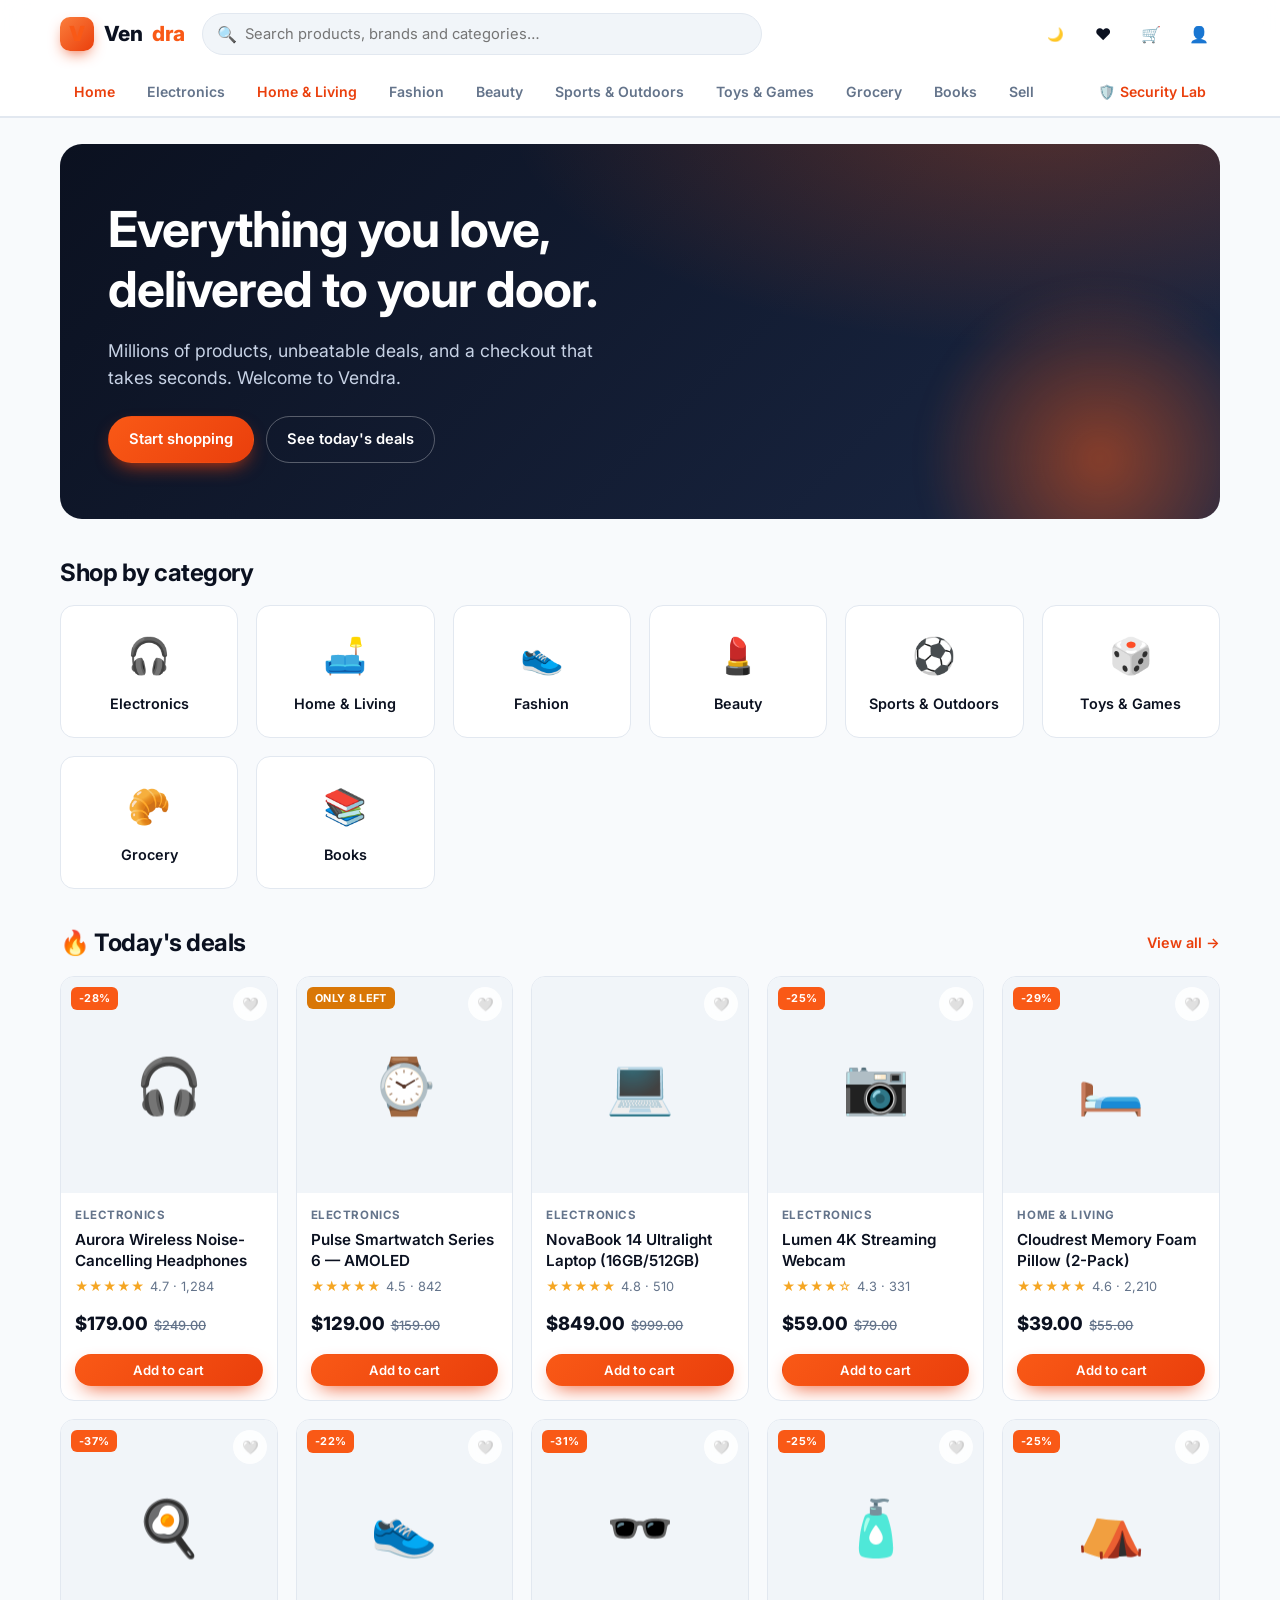
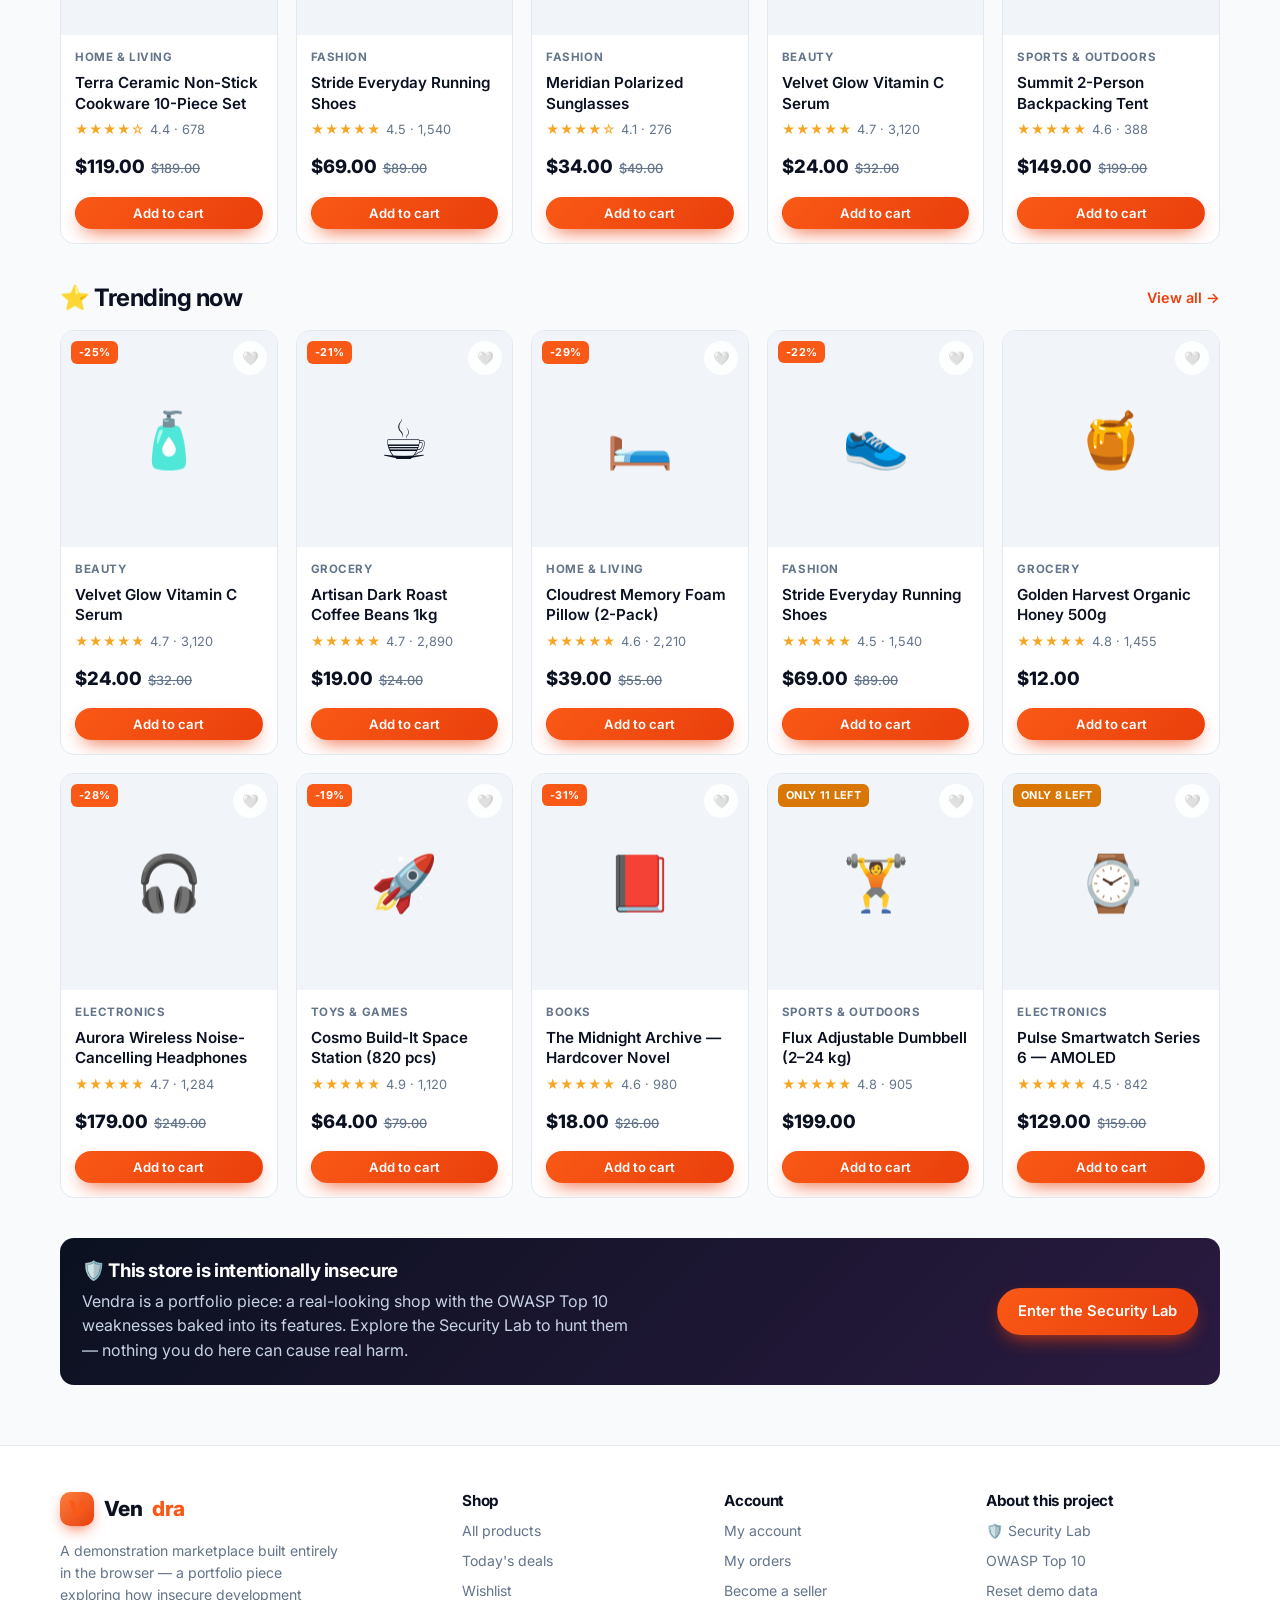
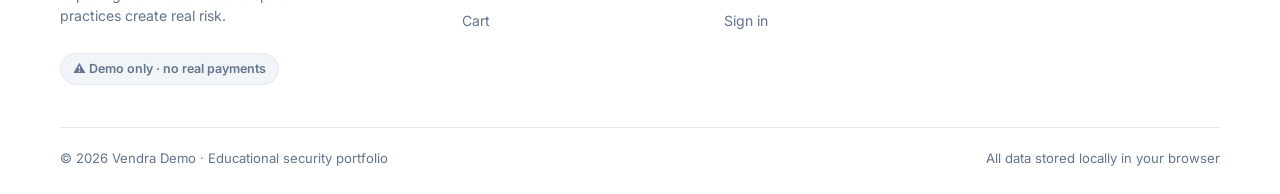
<file: index.html>
<!DOCTYPE html>
<html lang="en" data-theme="light">
<head>
  <meta charset="UTF-8">
  <meta name="viewport" content="width=device-width, initial-scale=1.0">
  <title>Home — Everyday deals · Vendra</title>
  <meta name="description" content="Vendra — a browser-only demo marketplace exploring the OWASP Top 10.">
  <link rel="preconnect" href="https://fonts.googleapis.com">
  <link href="https://fonts.googleapis.com/css2?family=Inter:wght@400;500;600;700;800;900&family=JetBrains+Mono:wght@400;500&display=swap" rel="stylesheet">
  <link rel="stylesheet" href="css/styles.css">
  <link rel="icon" href="data:image/svg+xml,<svg xmlns='http://www.w3.org/2000/svg' viewBox='0 0 100 100'><rect width='100' height='100' rx='22' fill='%23f95916'/><text x='50' y='72' font-size='64' font-family='Arial' font-weight='900' fill='white' text-anchor='middle'>V</text></svg>">
</head>
<body data-page="home" data-nav="home">
  <div id="header-slot"></div>
  <main class="wrap" id="app"></main>
  <div id="footer-slot"></div>
  <div id="toasts"></div>

  <script src="js/data.js"></script>
  <script src="js/store.js"></script>
  <script src="js/security.js"></script>
  <script src="js/ui.js"></script>
  <script src="js/app.js"></script>
  <script src="js/auth.js"></script>
</body>
</html>
</file>
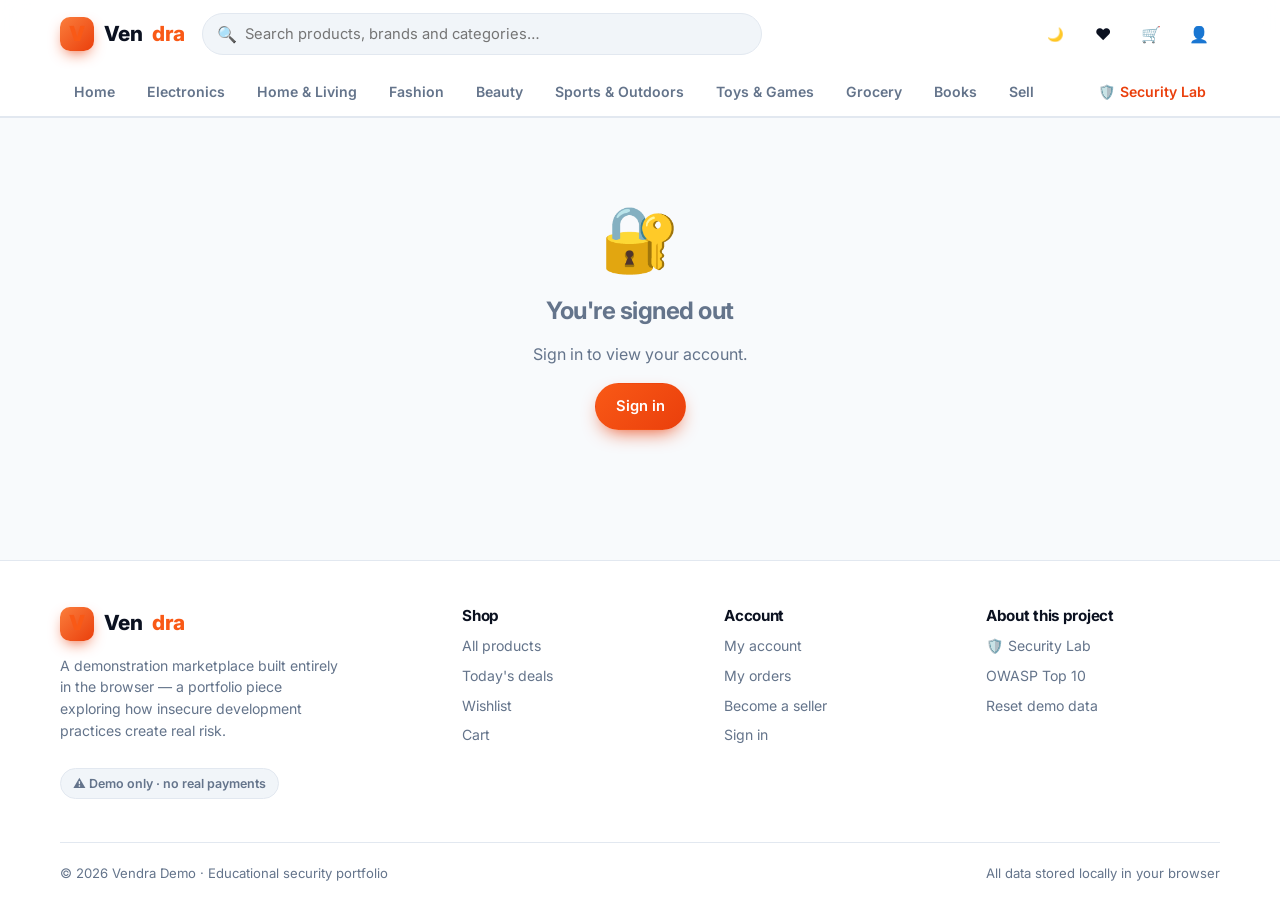
<file: account.html>
<!DOCTYPE html>
<html lang="en" data-theme="light">
<head>
  <meta charset="UTF-8">
  <meta name="viewport" content="width=device-width, initial-scale=1.0">
  <title>My account · Vendra</title>
  <meta name="description" content="Vendra — a browser-only demo marketplace exploring the OWASP Top 10.">
  <link rel="preconnect" href="https://fonts.googleapis.com">
  <link href="https://fonts.googleapis.com/css2?family=Inter:wght@400;500;600;700;800;900&family=JetBrains+Mono:wght@400;500&display=swap" rel="stylesheet">
  <link rel="stylesheet" href="css/styles.css">
  <link rel="icon" href="data:image/svg+xml,<svg xmlns='http://www.w3.org/2000/svg' viewBox='0 0 100 100'><rect width='100' height='100' rx='22' fill='%23f95916'/><text x='50' y='72' font-size='64' font-family='Arial' font-weight='900' fill='white' text-anchor='middle'>V</text></svg>">
</head>
<body data-page="account" data-nav="">
  <div id="header-slot"></div>
  <main class="wrap" id="app"></main>
  <div id="footer-slot"></div>
  <div id="toasts"></div>

  <script src="js/data.js"></script>
  <script src="js/store.js"></script>
  <script src="js/security.js"></script>
  <script src="js/ui.js"></script>
  <script src="js/app.js"></script>
  <script src="js/auth.js"></script>
</body>
</html>
</file>
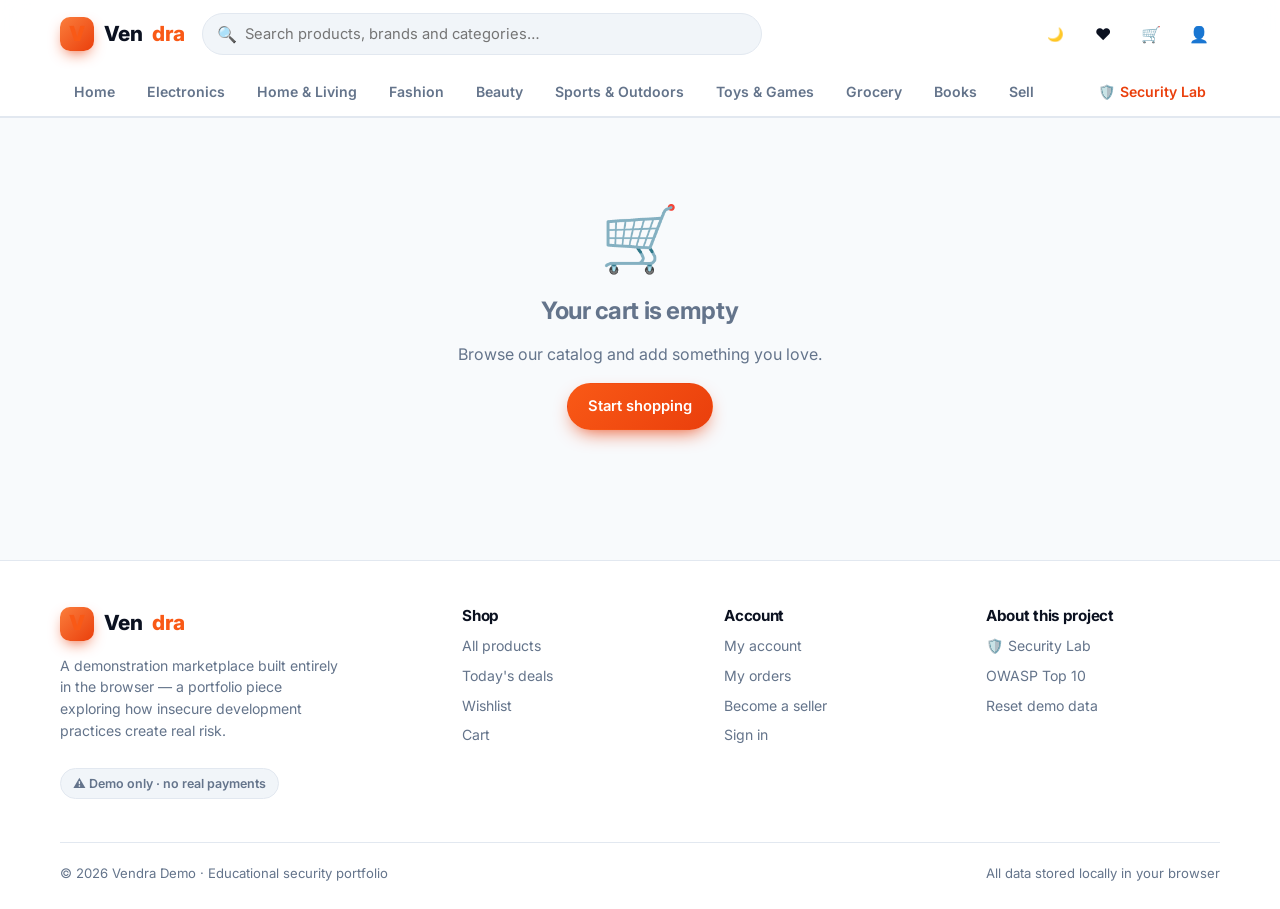
<file: cart.html>
<!DOCTYPE html>
<html lang="en" data-theme="light">
<head>
  <meta charset="UTF-8">
  <meta name="viewport" content="width=device-width, initial-scale=1.0">
  <title>Your cart · Vendra</title>
  <meta name="description" content="Vendra — a browser-only demo marketplace exploring the OWASP Top 10.">
  <link rel="preconnect" href="https://fonts.googleapis.com">
  <link href="https://fonts.googleapis.com/css2?family=Inter:wght@400;500;600;700;800;900&family=JetBrains+Mono:wght@400;500&display=swap" rel="stylesheet">
  <link rel="stylesheet" href="css/styles.css">
  <link rel="icon" href="data:image/svg+xml,<svg xmlns='http://www.w3.org/2000/svg' viewBox='0 0 100 100'><rect width='100' height='100' rx='22' fill='%23f95916'/><text x='50' y='72' font-size='64' font-family='Arial' font-weight='900' fill='white' text-anchor='middle'>V</text></svg>">
</head>
<body data-page="cart" data-nav="">
  <div id="header-slot"></div>
  <main class="wrap" id="app"></main>
  <div id="footer-slot"></div>
  <div id="toasts"></div>

  <script src="js/data.js"></script>
  <script src="js/store.js"></script>
  <script src="js/security.js"></script>
  <script src="js/ui.js"></script>
  <script src="js/app.js"></script>
  <script src="js/auth.js"></script>
</body>
</html>
</file>
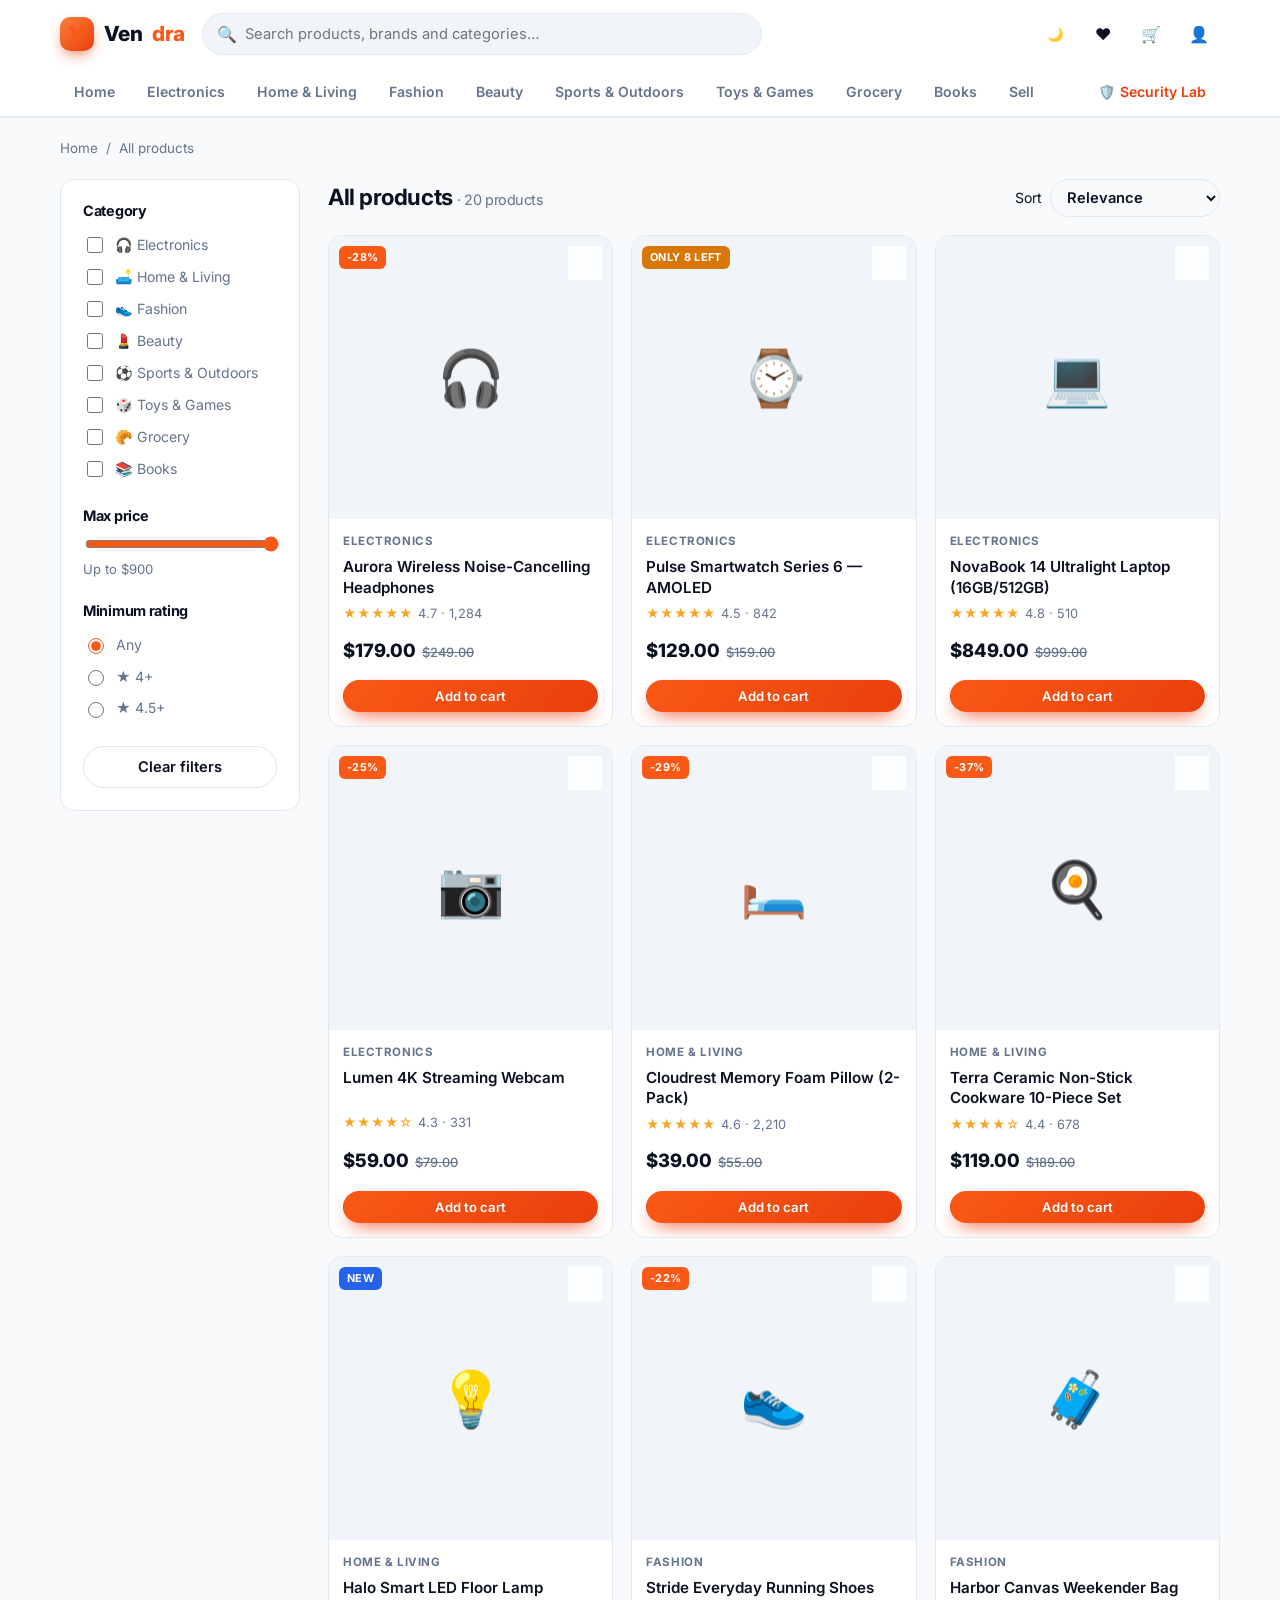
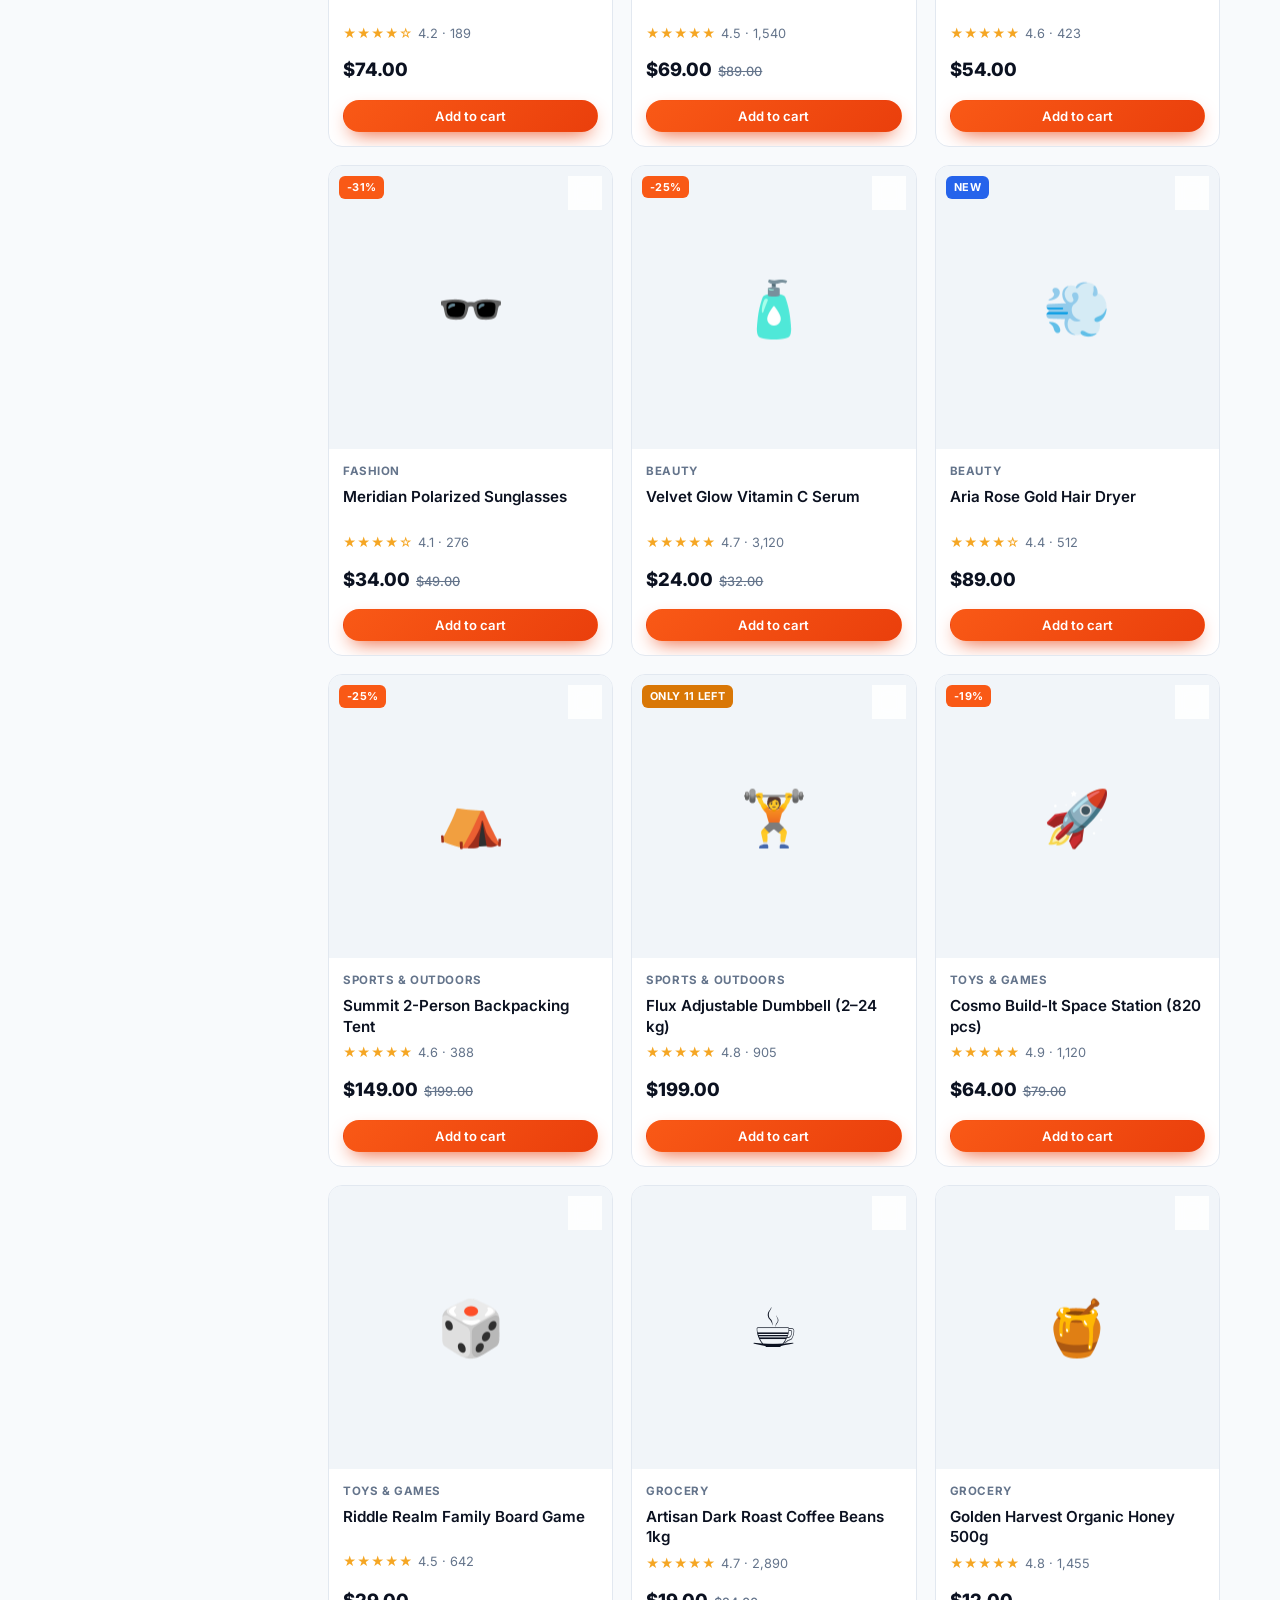
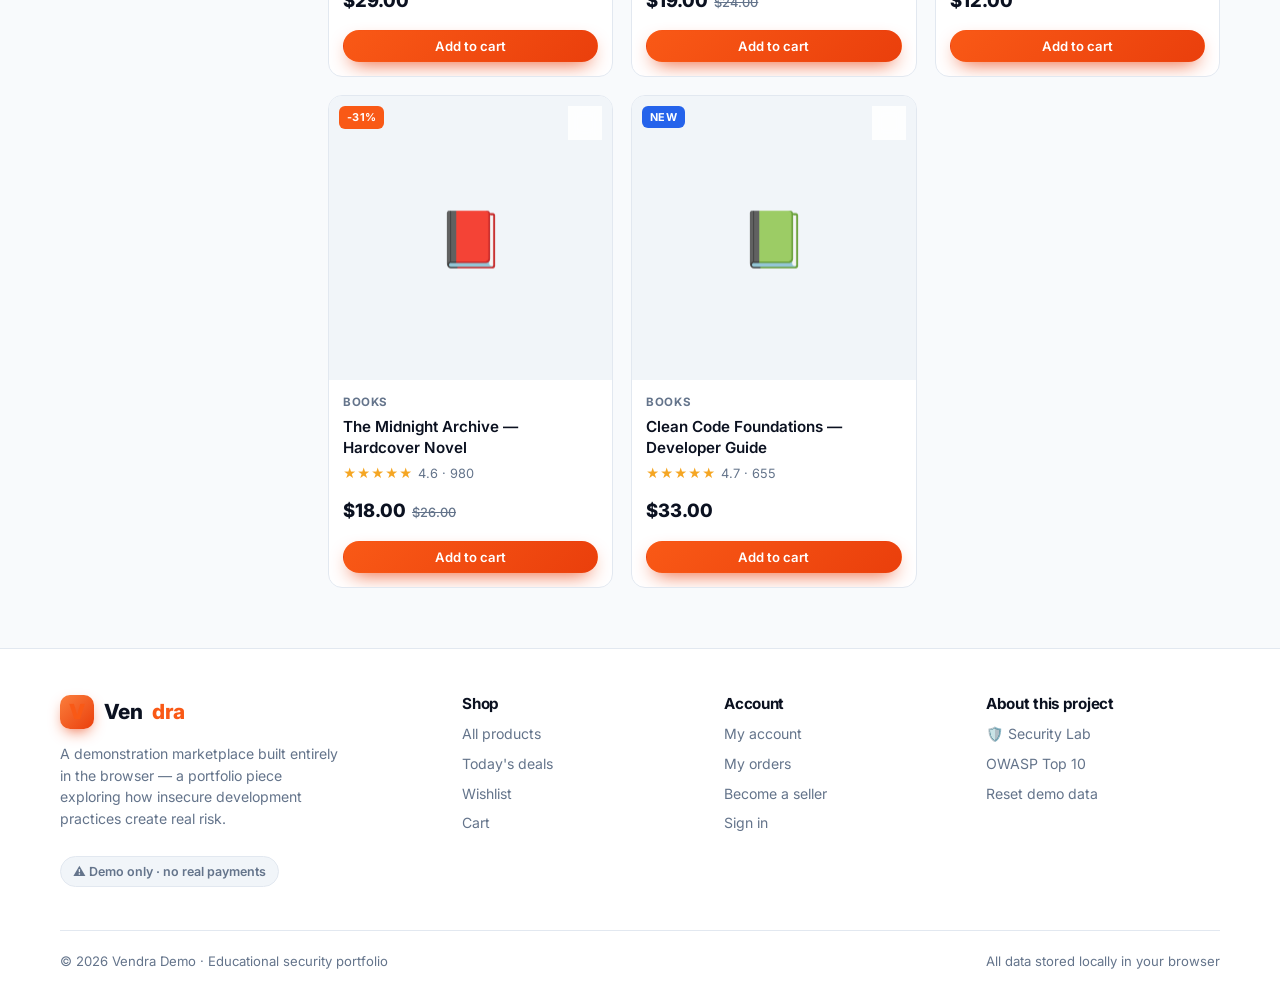
<file: catalog.html>
<!DOCTYPE html>
<html lang="en" data-theme="light">
<head>
  <meta charset="UTF-8">
  <meta name="viewport" content="width=device-width, initial-scale=1.0">
  <title>Shop · Vendra</title>
  <meta name="description" content="Vendra — a browser-only demo marketplace exploring the OWASP Top 10.">
  <link rel="preconnect" href="https://fonts.googleapis.com">
  <link href="https://fonts.googleapis.com/css2?family=Inter:wght@400;500;600;700;800;900&family=JetBrains+Mono:wght@400;500&display=swap" rel="stylesheet">
  <link rel="stylesheet" href="css/styles.css">
  <link rel="icon" href="data:image/svg+xml,<svg xmlns='http://www.w3.org/2000/svg' viewBox='0 0 100 100'><rect width='100' height='100' rx='22' fill='%23f95916'/><text x='50' y='72' font-size='64' font-family='Arial' font-weight='900' fill='white' text-anchor='middle'>V</text></svg>">
</head>
<body data-page="catalog" data-nav="">
  <div id="header-slot"></div>
  <main class="wrap" id="app"></main>
  <div id="footer-slot"></div>
  <div id="toasts"></div>

  <script src="js/data.js"></script>
  <script src="js/store.js"></script>
  <script src="js/security.js"></script>
  <script src="js/ui.js"></script>
  <script src="js/app.js"></script>
  <script src="js/auth.js"></script>
</body>
</html>
</file>
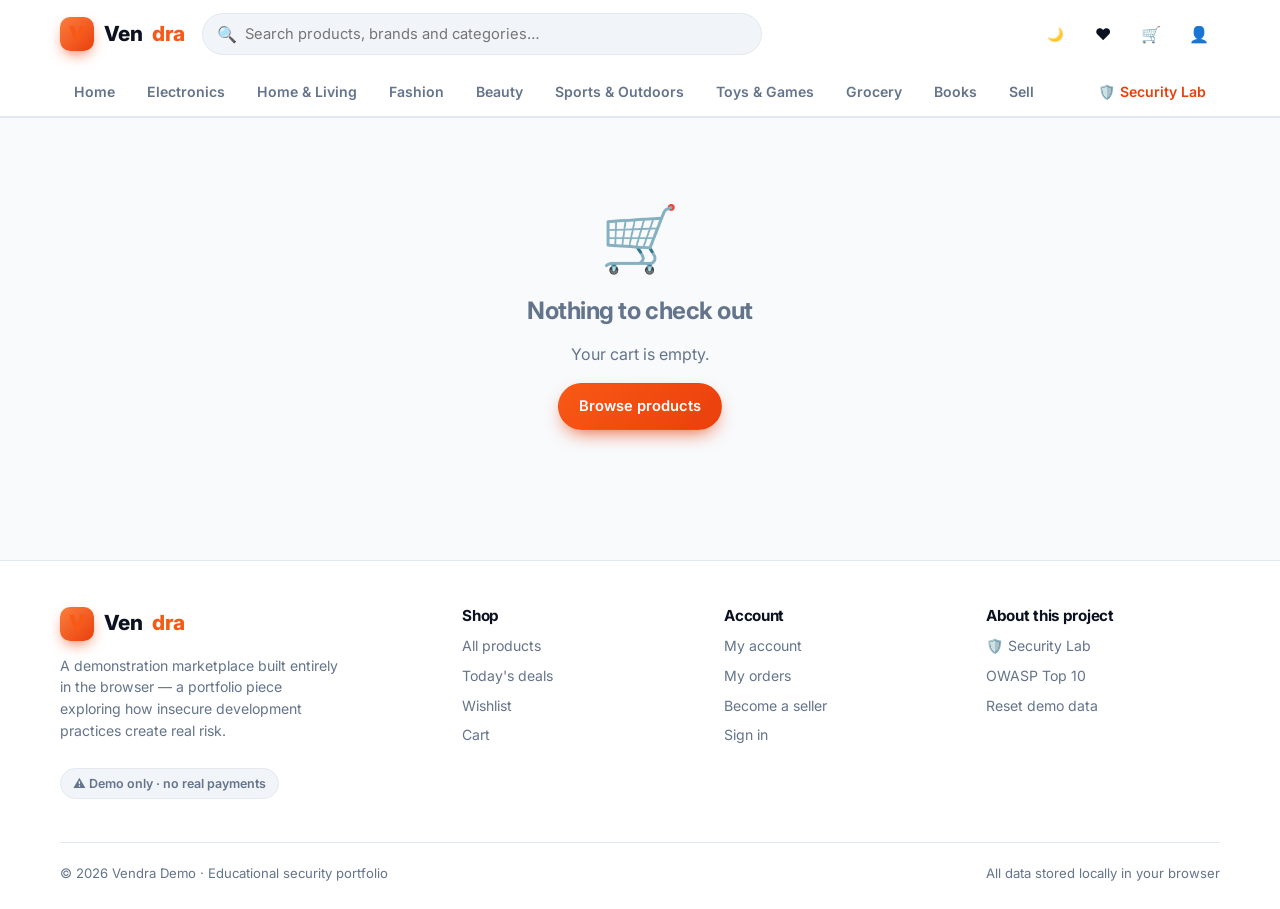
<file: checkout.html>
<!DOCTYPE html>
<html lang="en" data-theme="light">
<head>
  <meta charset="UTF-8">
  <meta name="viewport" content="width=device-width, initial-scale=1.0">
  <title>Checkout · Vendra</title>
  <meta name="description" content="Vendra — a browser-only demo marketplace exploring the OWASP Top 10.">
  <link rel="preconnect" href="https://fonts.googleapis.com">
  <link href="https://fonts.googleapis.com/css2?family=Inter:wght@400;500;600;700;800;900&family=JetBrains+Mono:wght@400;500&display=swap" rel="stylesheet">
  <link rel="stylesheet" href="css/styles.css">
  <link rel="icon" href="data:image/svg+xml,<svg xmlns='http://www.w3.org/2000/svg' viewBox='0 0 100 100'><rect width='100' height='100' rx='22' fill='%23f95916'/><text x='50' y='72' font-size='64' font-family='Arial' font-weight='900' fill='white' text-anchor='middle'>V</text></svg>">
</head>
<body data-page="checkout" data-nav="">
  <div id="header-slot"></div>
  <main class="wrap" id="app"></main>
  <div id="footer-slot"></div>
  <div id="toasts"></div>

  <script src="js/data.js"></script>
  <script src="js/store.js"></script>
  <script src="js/security.js"></script>
  <script src="js/ui.js"></script>
  <script src="js/app.js"></script>
  <script src="js/auth.js"></script>
</body>
</html>
</file>
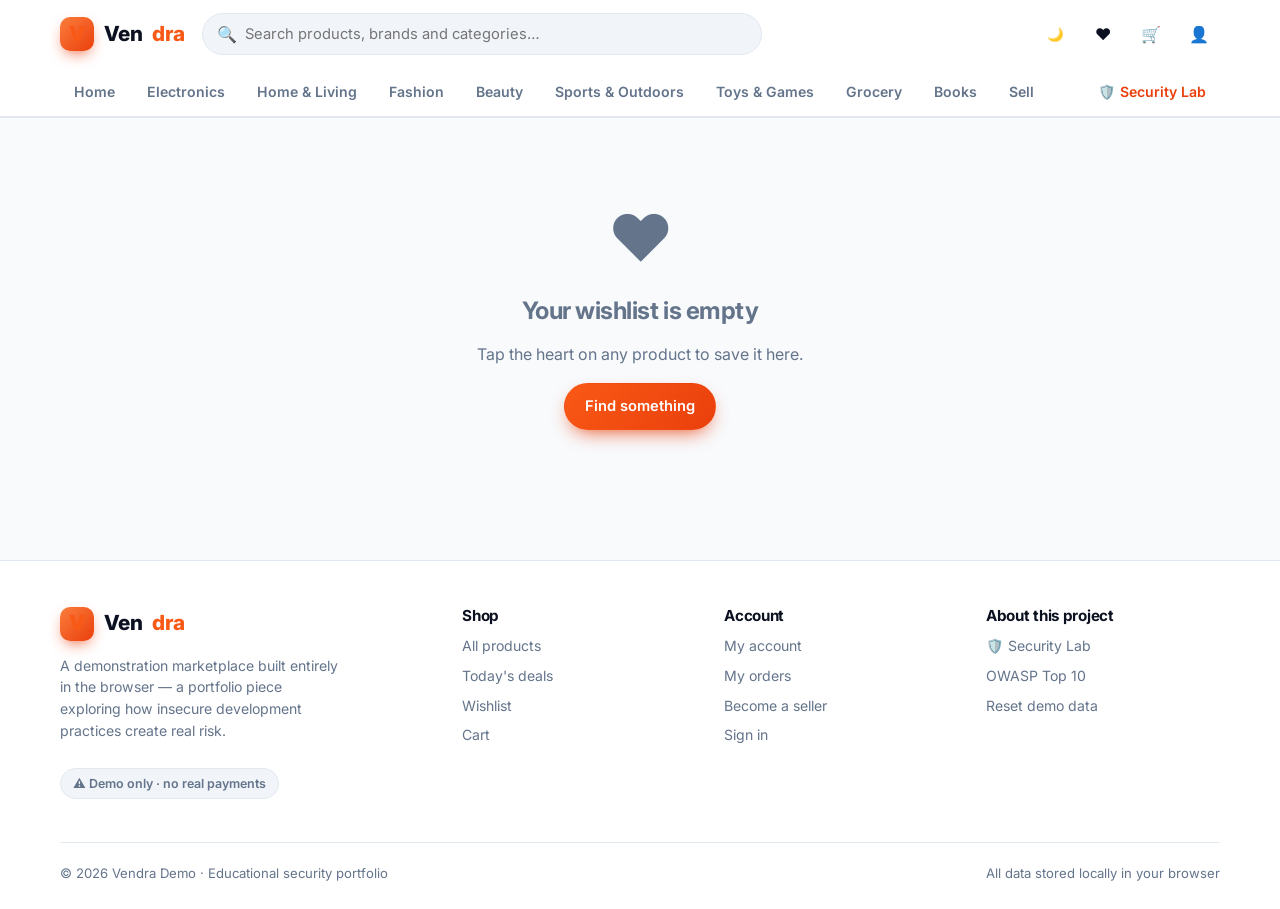
<file: favorites.html>
<!DOCTYPE html>
<html lang="en" data-theme="light">
<head>
  <meta charset="UTF-8">
  <meta name="viewport" content="width=device-width, initial-scale=1.0">
  <title>Wishlist · Vendra</title>
  <meta name="description" content="Vendra — a browser-only demo marketplace exploring the OWASP Top 10.">
  <link rel="preconnect" href="https://fonts.googleapis.com">
  <link href="https://fonts.googleapis.com/css2?family=Inter:wght@400;500;600;700;800;900&family=JetBrains+Mono:wght@400;500&display=swap" rel="stylesheet">
  <link rel="stylesheet" href="css/styles.css">
  <link rel="icon" href="data:image/svg+xml,<svg xmlns='http://www.w3.org/2000/svg' viewBox='0 0 100 100'><rect width='100' height='100' rx='22' fill='%23f95916'/><text x='50' y='72' font-size='64' font-family='Arial' font-weight='900' fill='white' text-anchor='middle'>V</text></svg>">
</head>
<body data-page="favorites" data-nav="">
  <div id="header-slot"></div>
  <main class="wrap" id="app"></main>
  <div id="footer-slot"></div>
  <div id="toasts"></div>

  <script src="js/data.js"></script>
  <script src="js/store.js"></script>
  <script src="js/security.js"></script>
  <script src="js/ui.js"></script>
  <script src="js/app.js"></script>
  <script src="js/auth.js"></script>
</body>
</html>
</file>
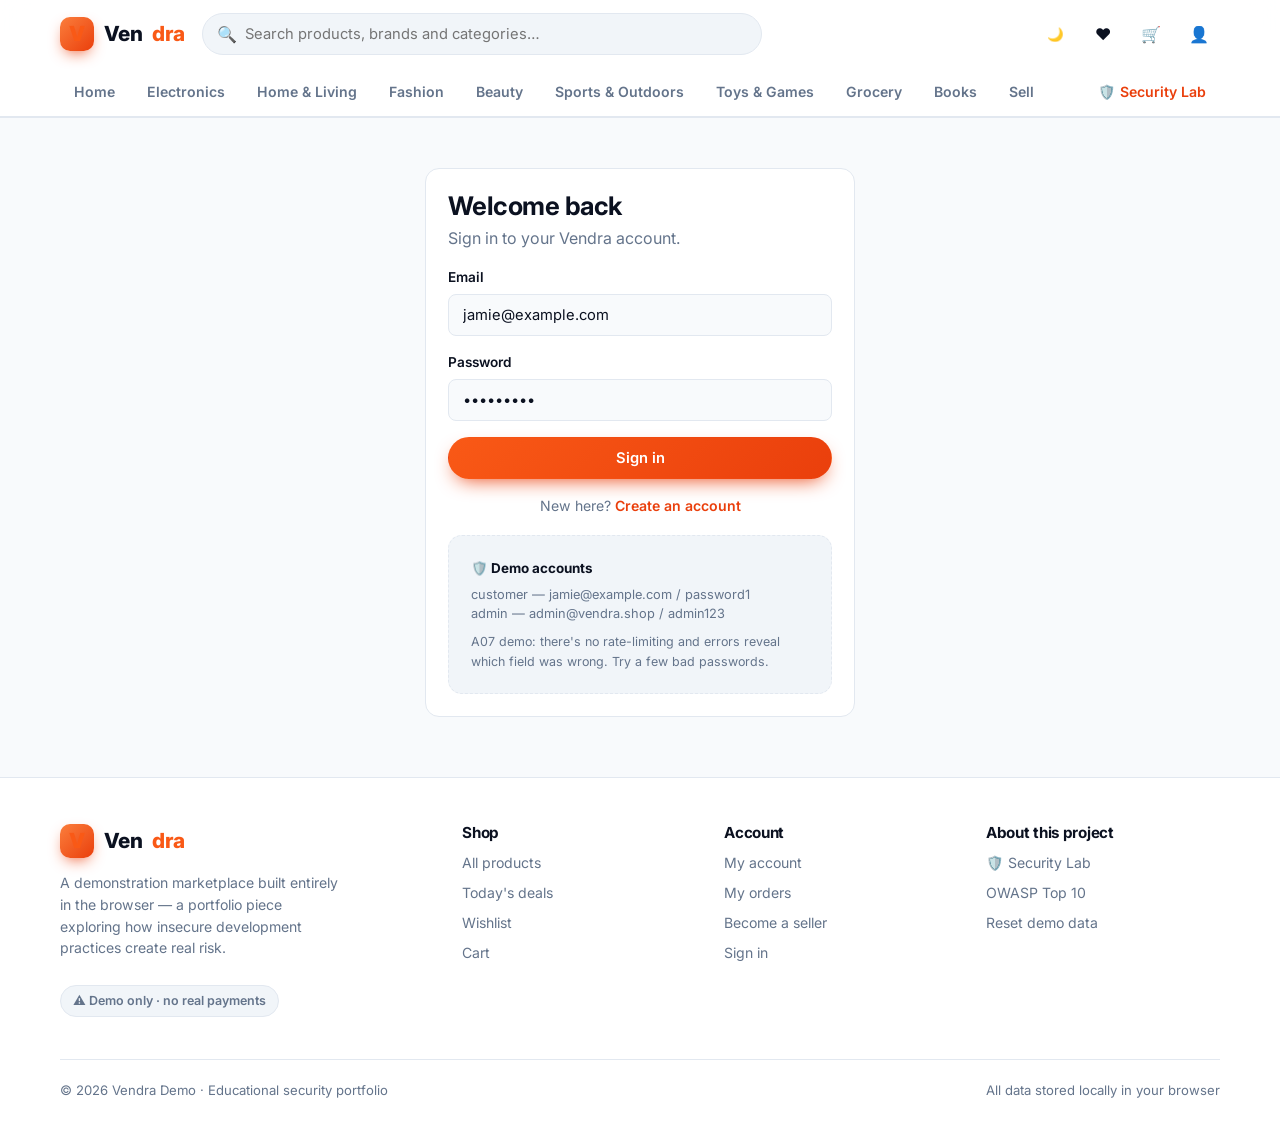
<file: login.html>
<!DOCTYPE html>
<html lang="en" data-theme="light">
<head>
  <meta charset="UTF-8">
  <meta name="viewport" content="width=device-width, initial-scale=1.0">
  <title>Sign in · Vendra</title>
  <meta name="description" content="Vendra — a browser-only demo marketplace exploring the OWASP Top 10.">
  <link rel="preconnect" href="https://fonts.googleapis.com">
  <link href="https://fonts.googleapis.com/css2?family=Inter:wght@400;500;600;700;800;900&family=JetBrains+Mono:wght@400;500&display=swap" rel="stylesheet">
  <link rel="stylesheet" href="css/styles.css">
  <link rel="icon" href="data:image/svg+xml,<svg xmlns='http://www.w3.org/2000/svg' viewBox='0 0 100 100'><rect width='100' height='100' rx='22' fill='%23f95916'/><text x='50' y='72' font-size='64' font-family='Arial' font-weight='900' fill='white' text-anchor='middle'>V</text></svg>">
</head>
<body data-page="login" data-nav="">
  <div id="header-slot"></div>
  <main class="wrap" id="app"></main>
  <div id="footer-slot"></div>
  <div id="toasts"></div>

  <script src="js/data.js"></script>
  <script src="js/store.js"></script>
  <script src="js/security.js"></script>
  <script src="js/ui.js"></script>
  <script src="js/app.js"></script>
  <script src="js/auth.js"></script>
</body>
</html>
</file>
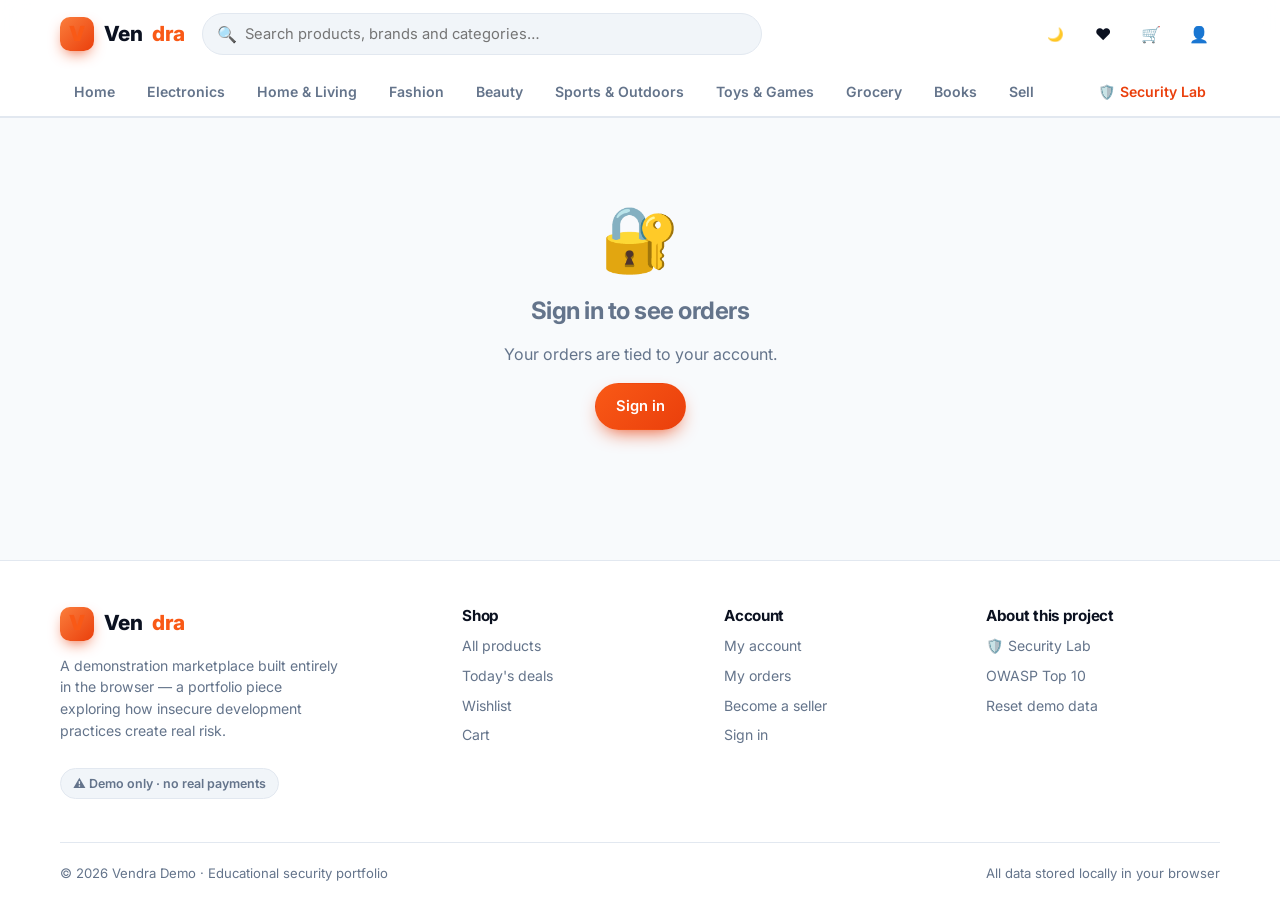
<file: orders.html>
<!DOCTYPE html>
<html lang="en" data-theme="light">
<head>
  <meta charset="UTF-8">
  <meta name="viewport" content="width=device-width, initial-scale=1.0">
  <title>Your orders · Vendra</title>
  <meta name="description" content="Vendra — a browser-only demo marketplace exploring the OWASP Top 10.">
  <link rel="preconnect" href="https://fonts.googleapis.com">
  <link href="https://fonts.googleapis.com/css2?family=Inter:wght@400;500;600;700;800;900&family=JetBrains+Mono:wght@400;500&display=swap" rel="stylesheet">
  <link rel="stylesheet" href="css/styles.css">
  <link rel="icon" href="data:image/svg+xml,<svg xmlns='http://www.w3.org/2000/svg' viewBox='0 0 100 100'><rect width='100' height='100' rx='22' fill='%23f95916'/><text x='50' y='72' font-size='64' font-family='Arial' font-weight='900' fill='white' text-anchor='middle'>V</text></svg>">
</head>
<body data-page="orders" data-nav="">
  <div id="header-slot"></div>
  <main class="wrap" id="app"></main>
  <div id="footer-slot"></div>
  <div id="toasts"></div>

  <script src="js/data.js"></script>
  <script src="js/store.js"></script>
  <script src="js/security.js"></script>
  <script src="js/ui.js"></script>
  <script src="js/app.js"></script>
  <script src="js/auth.js"></script>
</body>
</html>
</file>
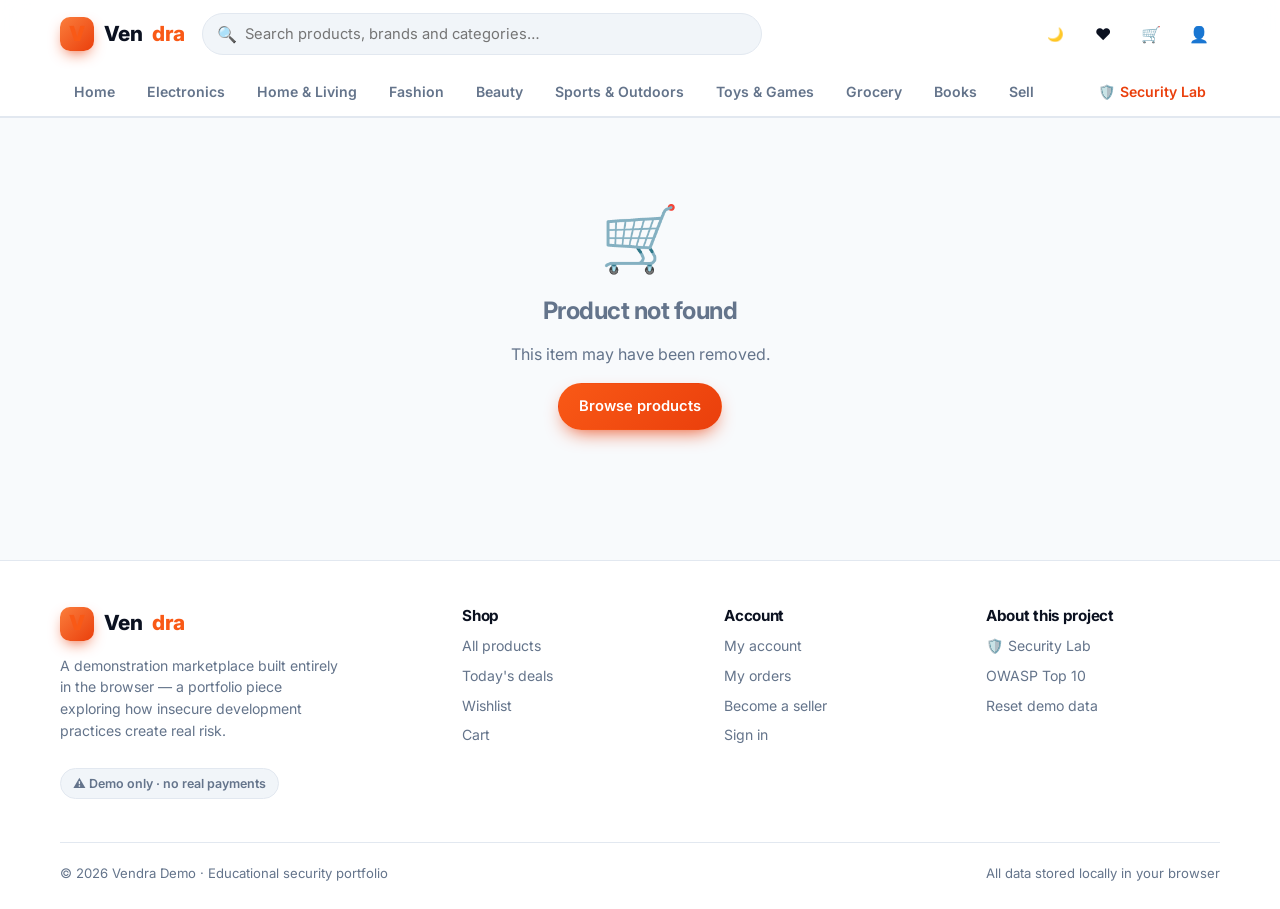
<file: product.html>
<!DOCTYPE html>
<html lang="en" data-theme="light">
<head>
  <meta charset="UTF-8">
  <meta name="viewport" content="width=device-width, initial-scale=1.0">
  <title>Product · Vendra</title>
  <meta name="description" content="Vendra — a browser-only demo marketplace exploring the OWASP Top 10.">
  <link rel="preconnect" href="https://fonts.googleapis.com">
  <link href="https://fonts.googleapis.com/css2?family=Inter:wght@400;500;600;700;800;900&family=JetBrains+Mono:wght@400;500&display=swap" rel="stylesheet">
  <link rel="stylesheet" href="css/styles.css">
  <link rel="icon" href="data:image/svg+xml,<svg xmlns='http://www.w3.org/2000/svg' viewBox='0 0 100 100'><rect width='100' height='100' rx='22' fill='%23f95916'/><text x='50' y='72' font-size='64' font-family='Arial' font-weight='900' fill='white' text-anchor='middle'>V</text></svg>">
</head>
<body data-page="product" data-nav="">
  <div id="header-slot"></div>
  <main class="wrap" id="app"></main>
  <div id="footer-slot"></div>
  <div id="toasts"></div>

  <script src="js/data.js"></script>
  <script src="js/store.js"></script>
  <script src="js/security.js"></script>
  <script src="js/ui.js"></script>
  <script src="js/app.js"></script>
  <script src="js/auth.js"></script>
</body>
</html>
</file>
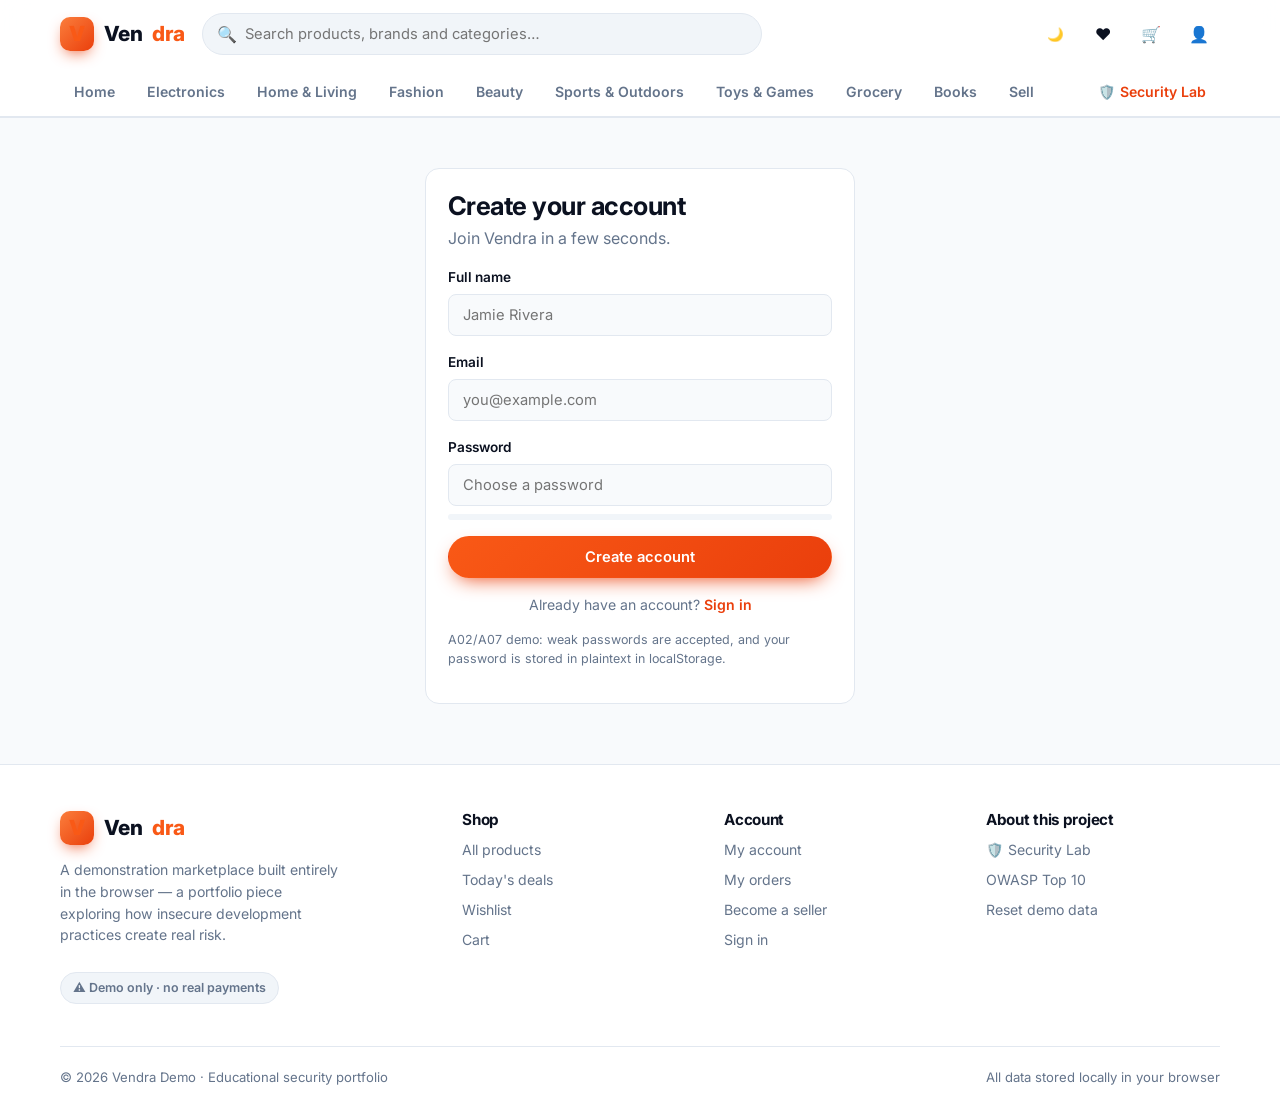
<file: register.html>
<!DOCTYPE html>
<html lang="en" data-theme="light">
<head>
  <meta charset="UTF-8">
  <meta name="viewport" content="width=device-width, initial-scale=1.0">
  <title>Create account · Vendra</title>
  <meta name="description" content="Vendra — a browser-only demo marketplace exploring the OWASP Top 10.">
  <link rel="preconnect" href="https://fonts.googleapis.com">
  <link href="https://fonts.googleapis.com/css2?family=Inter:wght@400;500;600;700;800;900&family=JetBrains+Mono:wght@400;500&display=swap" rel="stylesheet">
  <link rel="stylesheet" href="css/styles.css">
  <link rel="icon" href="data:image/svg+xml,<svg xmlns='http://www.w3.org/2000/svg' viewBox='0 0 100 100'><rect width='100' height='100' rx='22' fill='%23f95916'/><text x='50' y='72' font-size='64' font-family='Arial' font-weight='900' fill='white' text-anchor='middle'>V</text></svg>">
</head>
<body data-page="register" data-nav="">
  <div id="header-slot"></div>
  <main class="wrap" id="app"></main>
  <div id="footer-slot"></div>
  <div id="toasts"></div>

  <script src="js/data.js"></script>
  <script src="js/store.js"></script>
  <script src="js/security.js"></script>
  <script src="js/ui.js"></script>
  <script src="js/app.js"></script>
  <script src="js/auth.js"></script>
</body>
</html>
</file>
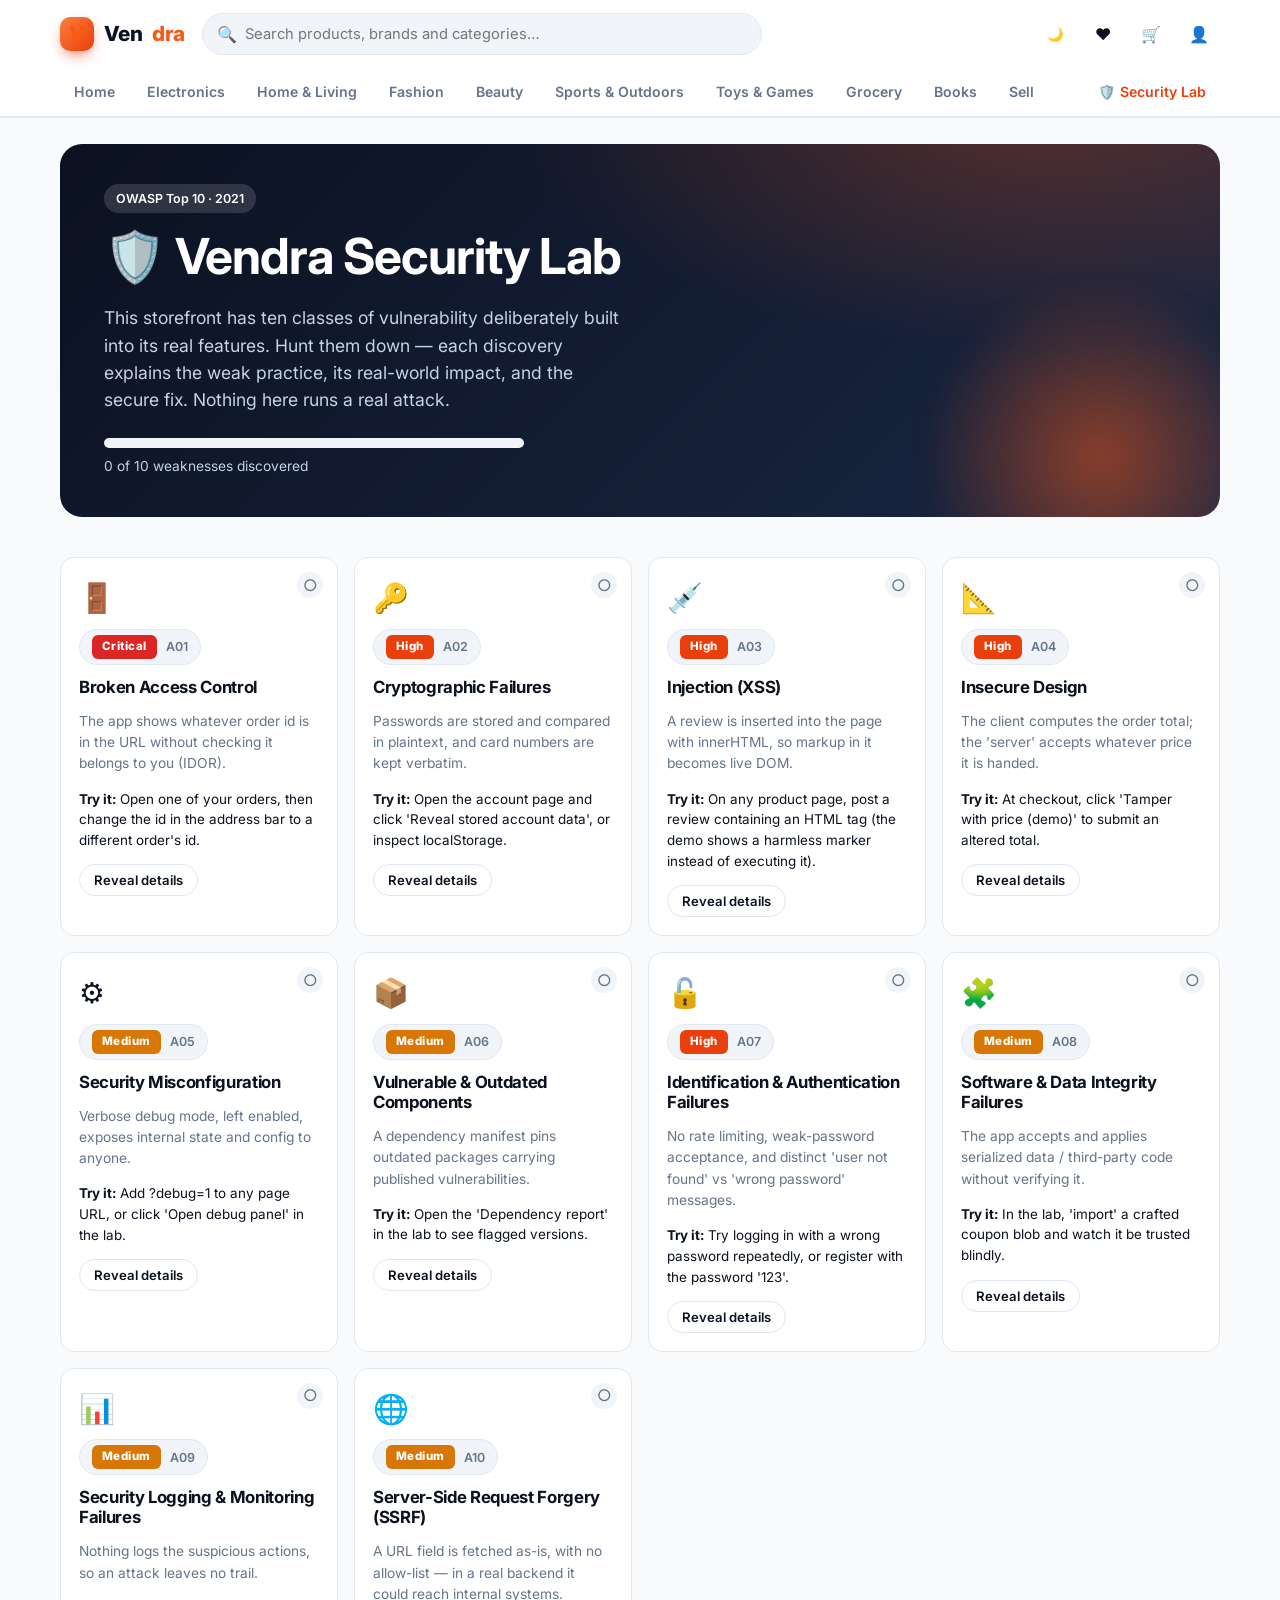
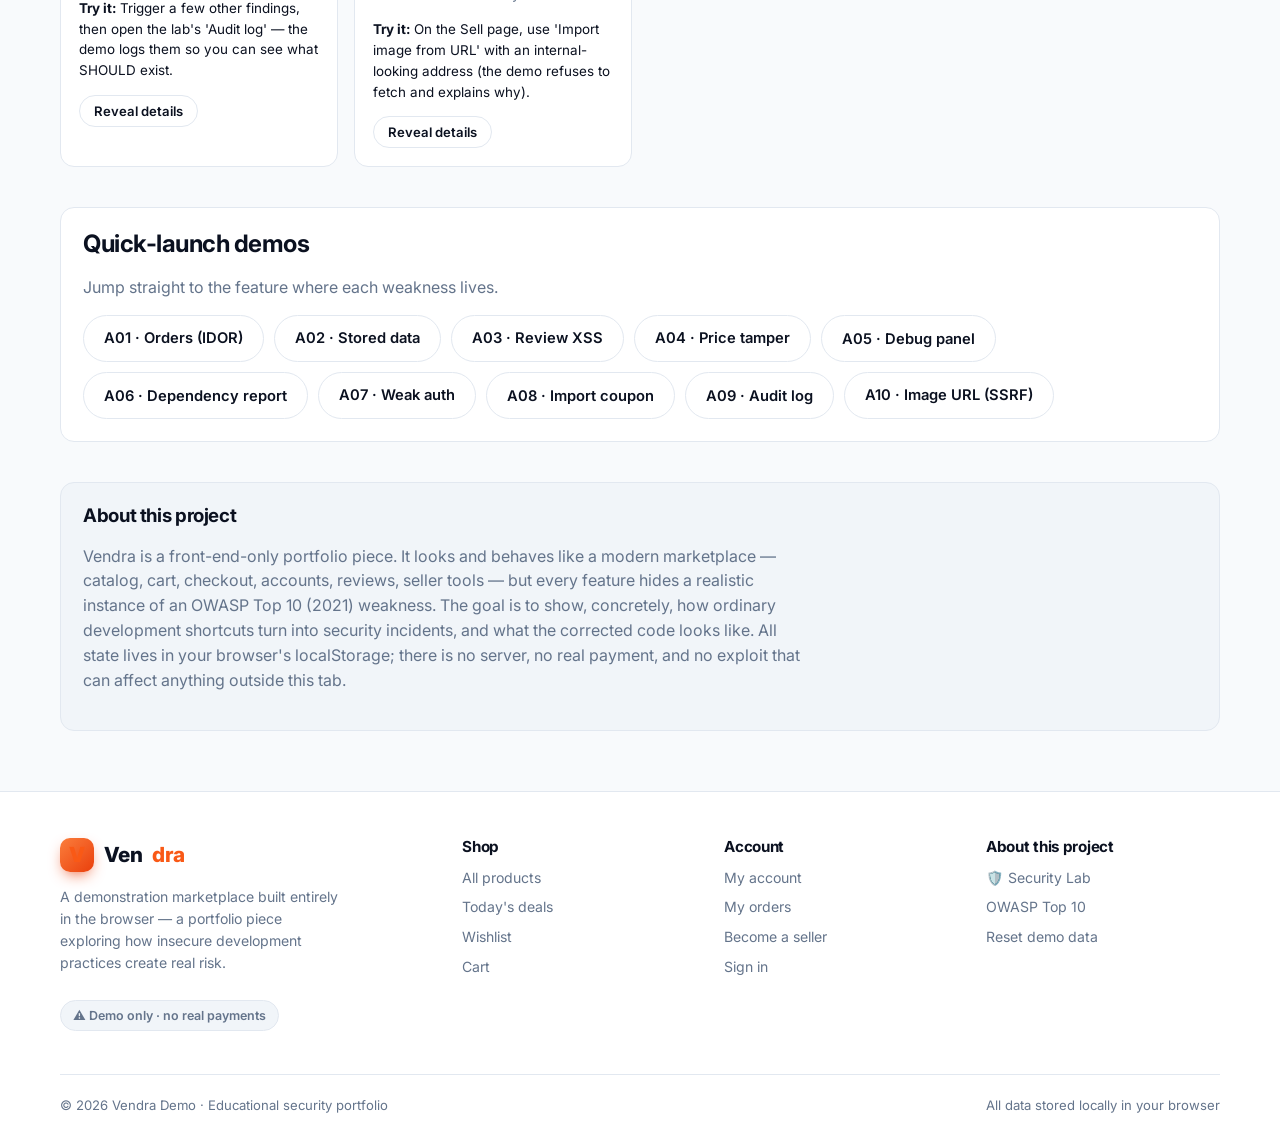
<file: security.html>
<!DOCTYPE html>
<html lang="en" data-theme="light">
<head>
  <meta charset="UTF-8">
  <meta name="viewport" content="width=device-width, initial-scale=1.0">
  <title>Security Lab · Vendra</title>
  <meta name="description" content="Vendra — a browser-only demo marketplace exploring the OWASP Top 10.">
  <link rel="preconnect" href="https://fonts.googleapis.com">
  <link href="https://fonts.googleapis.com/css2?family=Inter:wght@400;500;600;700;800;900&family=JetBrains+Mono:wght@400;500&display=swap" rel="stylesheet">
  <link rel="stylesheet" href="css/styles.css">
  <link rel="icon" href="data:image/svg+xml,<svg xmlns='http://www.w3.org/2000/svg' viewBox='0 0 100 100'><rect width='100' height='100' rx='22' fill='%23f95916'/><text x='50' y='72' font-size='64' font-family='Arial' font-weight='900' fill='white' text-anchor='middle'>V</text></svg>">
</head>
<body data-page="security" data-nav="security">
  <div id="header-slot"></div>
  <main class="wrap" id="app"></main>
  <div id="footer-slot"></div>
  <div id="toasts"></div>

  <script src="js/data.js"></script>
  <script src="js/store.js"></script>
  <script src="js/security.js"></script>
  <script src="js/ui.js"></script>
  <script src="js/app.js"></script>
  <script src="js/auth.js"></script>
</body>
</html>
</file>
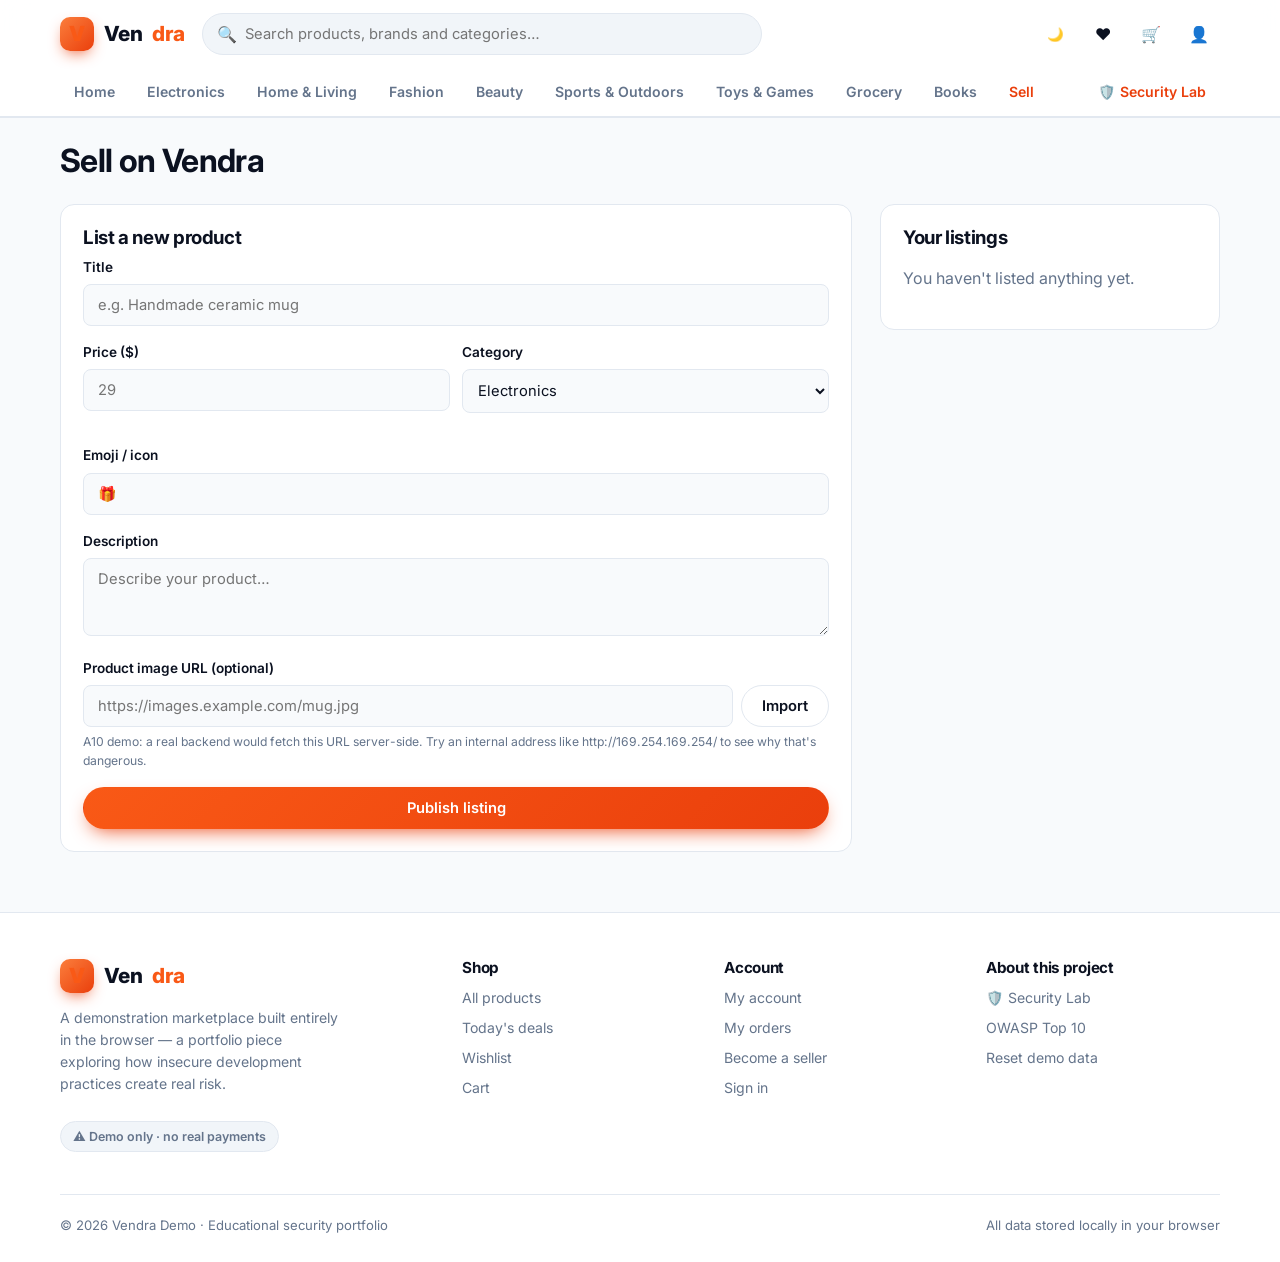
<file: sell.html>
<!DOCTYPE html>
<html lang="en" data-theme="light">
<head>
  <meta charset="UTF-8">
  <meta name="viewport" content="width=device-width, initial-scale=1.0">
  <title>Sell on Vendra · Vendra</title>
  <meta name="description" content="Vendra — a browser-only demo marketplace exploring the OWASP Top 10.">
  <link rel="preconnect" href="https://fonts.googleapis.com">
  <link href="https://fonts.googleapis.com/css2?family=Inter:wght@400;500;600;700;800;900&family=JetBrains+Mono:wght@400;500&display=swap" rel="stylesheet">
  <link rel="stylesheet" href="css/styles.css">
  <link rel="icon" href="data:image/svg+xml,<svg xmlns='http://www.w3.org/2000/svg' viewBox='0 0 100 100'><rect width='100' height='100' rx='22' fill='%23f95916'/><text x='50' y='72' font-size='64' font-family='Arial' font-weight='900' fill='white' text-anchor='middle'>V</text></svg>">
</head>
<body data-page="sell" data-nav="sell">
  <div id="header-slot"></div>
  <main class="wrap" id="app"></main>
  <div id="footer-slot"></div>
  <div id="toasts"></div>

  <script src="js/data.js"></script>
  <script src="js/store.js"></script>
  <script src="js/security.js"></script>
  <script src="js/ui.js"></script>
  <script src="js/app.js"></script>
  <script src="js/auth.js"></script>
</body>
</html>
</file>
<file: css/styles.css>
/* ==========================================================================
   Vendra — Marketplace design system
   Browser-only demo. Colors, type, components, animations.
   ========================================================================== */

:root {
  /* Brand */
  --brand-50:  #fff4ed;
  --brand-100: #ffe6d5;
  --brand-200: #feccaa;
  --brand-300: #fdab74;
  --brand-400: #fb7e3c;
  --brand-500: #f95916;
  --brand-600: #ea3f0c;
  --brand-700: #c22d0c;
  --brand-800: #9a2612;
  --brand-900: #7c2212;

  /* Slate neutrals */
  --ink-900: #0b1120;
  --ink-800: #111827;
  --ink-700: #1f2937;
  --ink-600: #334155;
  --ink-500: #64748b;
  --ink-400: #94a3b8;
  --ink-300: #cbd5e1;
  --ink-200: #e2e8f0;
  --ink-100: #f1f5f9;
  --ink-50:  #f8fafc;

  --success: #16a34a;
  --warn:    #d97706;
  --danger:  #dc2626;
  --info:    #2563eb;

  /* Semantic (light) */
  --bg:        var(--ink-50);
  --bg-elev:   #ffffff;
  --bg-sunken: var(--ink-100);
  --text:      var(--ink-900);
  --text-soft: var(--ink-500);
  --border:    var(--ink-200);
  --accent:    var(--brand-500);
  --accent-ink:#ffffff;

  --shadow-sm: 0 1px 2px rgba(15,23,42,.06), 0 1px 3px rgba(15,23,42,.08);
  --shadow-md: 0 4px 12px rgba(15,23,42,.08), 0 2px 4px rgba(15,23,42,.06);
  --shadow-lg: 0 18px 40px rgba(15,23,42,.14), 0 6px 12px rgba(15,23,42,.08);

  --radius-sm: 8px;
  --radius:    14px;
  --radius-lg: 22px;

  --maxw: 1200px;
  --header-h: 68px;

  --font: "Inter", "Segoe UI", system-ui, -apple-system, Roboto, Arial, sans-serif;
  --mono: "JetBrains Mono", ui-monospace, "SFMono-Regular", Menlo, Consolas, monospace;

  --ease: cubic-bezier(.22,.61,.36,1);
}

[data-theme="dark"] {
  --bg:        #0a0f1c;
  --bg-elev:   #111827;
  --bg-sunken: #0f1626;
  --text:      #e8eef9;
  --text-soft: #93a1b7;
  --border:    #1e2a3f;
  --accent:    var(--brand-400);
  --accent-ink:#1a1206;
  --shadow-sm: 0 1px 2px rgba(0,0,0,.4);
  --shadow-md: 0 6px 18px rgba(0,0,0,.45);
  --shadow-lg: 0 24px 50px rgba(0,0,0,.55);
}

* { box-sizing: border-box; }
html { scroll-behavior: smooth; }
body {
  margin: 0;
  font-family: var(--font);
  background: var(--bg);
  color: var(--text);
  line-height: 1.55;
  -webkit-font-smoothing: antialiased;
  transition: background .4s var(--ease), color .3s var(--ease);
}
a { color: inherit; text-decoration: none; }
img { max-width: 100%; display: block; }
button { font-family: inherit; cursor: pointer; }
input, select, textarea { font-family: inherit; }
h1,h2,h3,h4 { line-height: 1.2; margin: 0 0 .4em; letter-spacing: -.02em; }

.wrap { max-width: var(--maxw); margin: 0 auto; padding: 0 20px; }
.sr-only { position:absolute; width:1px; height:1px; overflow:hidden; clip:rect(0 0 0 0); }
.muted { color: var(--text-soft); }
.center { text-align: center; }

/* ---------- Buttons ---------- */
.btn {
  display: inline-flex; align-items: center; gap: 8px; justify-content: center;
  border: 1px solid transparent; border-radius: 999px;
  padding: 11px 20px; font-weight: 600; font-size: .92rem;
  background: var(--bg-sunken); color: var(--text);
  transition: transform .15s var(--ease), background .2s, box-shadow .2s, border-color .2s;
  white-space: nowrap;
}
.btn:hover { transform: translateY(-1px); }
.btn:active { transform: translateY(0); }
.btn-primary {
  background: linear-gradient(135deg, var(--brand-500), var(--brand-600));
  color: #fff; box-shadow: 0 8px 20px -8px var(--brand-600);
}
.btn-primary:hover { box-shadow: 0 12px 26px -8px var(--brand-600); }
.btn-ghost { background: transparent; border-color: var(--border); }
.btn-ghost:hover { background: var(--bg-sunken); }
.btn-block { width: 100%; }
.btn-sm { padding: 7px 14px; font-size: .82rem; }
.btn:disabled { opacity: .55; cursor: not-allowed; transform: none; }

.chip {
  display:inline-flex; align-items:center; gap:6px;
  padding: 5px 12px; border-radius: 999px; font-size: .78rem; font-weight: 600;
  background: var(--bg-sunken); color: var(--text-soft); border: 1px solid var(--border);
}
.chip.active { background: var(--brand-50); color: var(--brand-700); border-color: var(--brand-200); }
[data-theme="dark"] .chip.active { background: rgba(249,89,22,.12); color: var(--brand-300); border-color: rgba(249,89,22,.3); }

.badge {
  font-size:.68rem; font-weight:700; letter-spacing:.03em; text-transform:uppercase;
  padding: 3px 8px; border-radius: 6px;
}
.badge-sale { background: var(--brand-500); color:#fff; }
.badge-new  { background: var(--info); color:#fff; }
.badge-low  { background: var(--warn); color:#fff; }

/* ---------- Header ---------- */
.site-header {
  position: sticky; top: 0; z-index: 50;
  background: color-mix(in srgb, var(--bg-elev) 88%, transparent);
  backdrop-filter: blur(14px);
  border-bottom: 1px solid var(--border);
}
.header-inner { display: flex; align-items: center; gap: 18px; height: var(--header-h); }
.logo { display:flex; align-items:center; gap:10px; font-weight:800; font-size:1.3rem; letter-spacing:-.03em; }
.logo-mark {
  width:34px; height:34px; border-radius:10px;
  background: linear-gradient(135deg, var(--brand-400), var(--brand-600));
  display:grid; place-items:center; color:#fff; font-weight:900;
  box-shadow: 0 6px 16px -6px var(--brand-600);
}
.logo span { color: var(--brand-500); }

.search {
  flex: 1; max-width: 560px; position: relative; display:flex; align-items:center;
}
.search input {
  width: 100%; padding: 11px 44px 11px 42px; border-radius: 999px;
  border: 1px solid var(--border); background: var(--bg-sunken); color: var(--text);
  font-size: .92rem; transition: border-color .2s, box-shadow .2s;
}
.search input:focus { outline:none; border-color: var(--brand-400); box-shadow: 0 0 0 4px var(--brand-50); }
[data-theme="dark"] .search input:focus { box-shadow: 0 0 0 4px rgba(249,89,22,.15); }
.search .mag { position:absolute; left:15px; color: var(--text-soft); pointer-events:none; }

.header-actions { display:flex; align-items:center; gap:6px; margin-left:auto; }
.icon-btn {
  position: relative; width: 42px; height: 42px; border-radius: 12px; border: none;
  background: transparent; color: var(--text); display:grid; place-items:center;
  transition: background .2s, transform .15s;
}
.icon-btn:hover { background: var(--bg-sunken); transform: translateY(-1px); }
.icon-btn .count {
  position:absolute; top:4px; right:4px; min-width:18px; height:18px; padding:0 4px;
  background: var(--brand-500); color:#fff; border-radius:999px; font-size:.68rem;
  font-weight:700; display:grid; place-items:center; animation: pop .3s var(--ease);
}
@keyframes pop { 0%{transform:scale(.4);opacity:0} 100%{transform:scale(1);opacity:1} }

.navbar { border-bottom: 1px solid var(--border); background: var(--bg-elev); }
.navbar .wrap { display:flex; gap:4px; align-items:center; overflow-x:auto; height:48px; }
.navlink {
  padding: 8px 14px; border-radius: 10px; font-size:.88rem; font-weight:600; color: var(--text-soft);
  white-space:nowrap; transition: color .2s, background .2s;
}
.navlink:hover { color: var(--text); background: var(--bg-sunken); }
.navlink.active { color: var(--brand-600); }
[data-theme="dark"] .navlink.active { color: var(--brand-300); }

/* ---------- Hero ---------- */
.hero {
  position: relative; overflow:hidden; border-radius: var(--radius-lg);
  background:
    radial-gradient(900px 400px at 85% -10%, rgba(249,89,22,.28), transparent 60%),
    linear-gradient(135deg, var(--ink-900), #1a2744);
  color:#fff; padding: 56px 48px; margin: 26px 0;
}
.hero h1 { font-size: clamp(2rem, 4vw, 3.1rem); margin-bottom:.3em; }
.hero p { font-size:1.1rem; color: #c7d2e5; max-width: 520px; margin-bottom:1.4em; }
.hero .btn { animation: floatUp .7s var(--ease) both; }
.hero-glow {
  position:absolute; width:360px; height:360px; border-radius:50%;
  background: radial-gradient(circle, rgba(249,89,22,.5), transparent 70%);
  right:-60px; bottom:-120px; filter: blur(10px); animation: pulse 6s ease-in-out infinite;
}
@keyframes pulse { 0%,100%{transform:scale(1);opacity:.7} 50%{transform:scale(1.15);opacity:1} }
@keyframes floatUp { from{opacity:0; transform:translateY(16px)} to{opacity:1;transform:none} }

/* ---------- Sections ---------- */
.section { margin: 40px 0; }
.section-head { display:flex; align-items:center; justify-content:space-between; margin-bottom:18px; }
.section-head h2 { font-size:1.5rem; margin:0; }
.section-head a { color: var(--brand-600); font-weight:600; font-size:.9rem; }

/* ---------- Product grid / cards ---------- */
.grid { display:grid; gap:18px; }
.grid-products { grid-template-columns: repeat(auto-fill, minmax(215px, 1fr)); }
.grid-cats { grid-template-columns: repeat(auto-fill, minmax(160px,1fr)); }

.card {
  background: var(--bg-elev); border:1px solid var(--border); border-radius: var(--radius);
  overflow:hidden; transition: transform .2s var(--ease), box-shadow .25s, border-color .2s;
  display:flex; flex-direction:column; animation: fadeIn .5s var(--ease) both;
}
.card:hover { transform: translateY(-4px); box-shadow: var(--shadow-lg); border-color: var(--brand-200); }
.card-media { position:relative; aspect-ratio: 1/1; background: var(--bg-sunken); overflow:hidden; }
.card-media .ph { width:100%; height:100%; display:grid; place-items:center; font-size:3.4rem; transition: transform .4s var(--ease); }
.card:hover .card-media .ph { transform: scale(1.08) rotate(-3deg); }
.card-badges { position:absolute; top:10px; left:10px; display:flex; gap:6px; }
.card-fav {
  position:absolute; top:10px; right:10px; width:34px; height:34px; border-radius:50%;
  background: color-mix(in srgb, var(--bg-elev) 85%, transparent); border:none; display:grid; place-items:center;
  backdrop-filter: blur(6px); transition: transform .15s, color .2s; color: var(--text-soft);
}
.card-fav:hover { transform: scale(1.12); }
.card-fav.on { color: var(--brand-500); }
.card-body { padding: 14px; display:flex; flex-direction:column; gap:6px; flex:1; }
.card-cat { font-size:.72rem; text-transform:uppercase; letter-spacing:.05em; color: var(--text-soft); font-weight:700; }
.card-title { font-weight:600; font-size:.95rem; line-height:1.35; min-height:2.6em; }
.card-rating { display:flex; align-items:center; gap:5px; font-size:.8rem; color: var(--text-soft); }
.stars { color: #f5a623; letter-spacing:1px; }
.card-foot { display:flex; align-items:baseline; justify-content:space-between; margin-top:auto; padding-top:6px; }
.price { font-weight:800; font-size:1.15rem; }
.price .old { font-size:.8rem; color: var(--text-soft); text-decoration: line-through; font-weight:500; margin-left:6px; }
.card .btn { margin-top:10px; }
@keyframes fadeIn { from{opacity:0; transform:translateY(10px)} to{opacity:1;transform:none} }

/* category tile */
.cat-tile {
  display:flex; flex-direction:column; align-items:center; gap:10px; padding:22px 14px;
  background: var(--bg-elev); border:1px solid var(--border); border-radius: var(--radius);
  transition: transform .2s, box-shadow .2s, border-color .2s; cursor:pointer;
}
.cat-tile:hover { transform: translateY(-3px); box-shadow: var(--shadow-md); border-color: var(--brand-200); }
.cat-tile .emoji { font-size:2.2rem; }
.cat-tile span { font-weight:600; font-size:.9rem; }

/* ---------- Product detail ---------- */
.pdp { display:grid; grid-template-columns: minmax(0,1fr) minmax(0,1fr); gap:40px; margin:28px 0; }
.pdp-media { background: var(--bg-sunken); border-radius: var(--radius-lg); aspect-ratio:1/1; display:grid; place-items:center; font-size:8rem; border:1px solid var(--border); }
.pdp h1 { font-size:1.8rem; }
.pdp .price { font-size:2rem; }
.pdp .desc { color: var(--text-soft); margin:16px 0; }
.qty { display:inline-flex; align-items:center; border:1px solid var(--border); border-radius:999px; overflow:hidden; }
.qty button { width:40px; height:40px; border:none; background:transparent; font-size:1.2rem; color:var(--text); }
.qty button:hover { background: var(--bg-sunken); }
.qty span { width:44px; text-align:center; font-weight:700; }
.pdp-actions { display:flex; gap:12px; margin:22px 0; align-items:center; flex-wrap:wrap; }
.spec { display:flex; gap:10px; padding:10px 0; border-bottom:1px solid var(--border); font-size:.9rem; }
.spec b { min-width:120px; color: var(--text-soft); font-weight:600; }

/* reviews */
.review { padding:16px 0; border-bottom:1px solid var(--border); }
.review-head { display:flex; align-items:center; gap:10px; margin-bottom:6px; }
.avatar { width:36px; height:36px; border-radius:50%; background: linear-gradient(135deg,var(--brand-300),var(--brand-600)); color:#fff; display:grid; place-items:center; font-weight:700; }

/* ---------- Cart / tables ---------- */
.layout-2 { display:grid; grid-template-columns: 1fr 340px; gap:28px; align-items:start; }
.panel { background: var(--bg-elev); border:1px solid var(--border); border-radius: var(--radius); padding:22px; }
.panel h3 { margin-top:0; }
.cart-row { display:grid; grid-template-columns: 70px 1fr auto; gap:14px; align-items:center; padding:14px 0; border-bottom:1px solid var(--border); }
.cart-thumb { width:70px; height:70px; border-radius:10px; background:var(--bg-sunken); display:grid; place-items:center; font-size:2rem; }
.summary-row { display:flex; justify-content:space-between; padding:7px 0; color: var(--text-soft); }
.summary-row.total { color: var(--text); font-weight:800; font-size:1.2rem; border-top:1px solid var(--border); margin-top:8px; padding-top:14px; }

/* ---------- Forms ---------- */
.field { margin-bottom:16px; }
.field label { display:block; font-size:.85rem; font-weight:600; margin-bottom:6px; }
.field input, .field select, .field textarea {
  width:100%; padding:11px 14px; border-radius: var(--radius-sm); border:1px solid var(--border);
  background: var(--bg); color: var(--text); font-size:.92rem; transition:border-color .2s, box-shadow .2s;
}
.field input:focus, .field textarea:focus, .field select:focus {
  outline:none; border-color: var(--brand-400); box-shadow: 0 0 0 4px var(--brand-50);
}
[data-theme="dark"] .field input:focus { box-shadow: 0 0 0 4px rgba(249,89,22,.14); }
.auth-card { max-width:430px; margin:50px auto; }
.pw-meter { height:6px; border-radius:999px; background: var(--bg-sunken); overflow:hidden; margin-top:8px; }
.pw-meter i { display:block; height:100%; width:0; transition: width .3s, background .3s; border-radius:999px; }

/* ---------- Toast ---------- */
#toasts { position:fixed; bottom:22px; right:22px; z-index:200; display:flex; flex-direction:column; gap:10px; }
.toast {
  background: var(--ink-900); color:#fff; padding:13px 18px; border-radius:12px; box-shadow: var(--shadow-lg);
  display:flex; align-items:center; gap:10px; font-size:.9rem; font-weight:500;
  animation: toastIn .35s var(--ease); max-width:340px;
}
.toast.out { animation: toastOut .3s var(--ease) forwards; }
.toast .dot { width:8px; height:8px; border-radius:50%; background: var(--success); }
.toast.warn .dot { background: var(--warn); }
.toast.error .dot { background: var(--danger); }
@keyframes toastIn { from{opacity:0; transform:translateX(40px)} to{opacity:1;transform:none} }
@keyframes toastOut { to{opacity:0; transform:translateX(40px)} }

/* ---------- Modal ---------- */
.modal-backdrop {
  position:fixed; inset:0; background: rgba(8,12,24,.6); backdrop-filter: blur(4px);
  z-index:150; display:grid; place-items:center; padding:20px; animation: fadeIn .25s var(--ease);
}
.modal {
  background: var(--bg-elev); border:1px solid var(--border); border-radius: var(--radius-lg);
  max-width:620px; width:100%; max-height:88vh; overflow:auto; box-shadow: var(--shadow-lg);
  animation: modalIn .35s var(--ease);
}
@keyframes modalIn { from{opacity:0; transform:translateY(24px) scale(.97)} to{opacity:1;transform:none} }
.modal-head { padding:20px 24px; border-bottom:1px solid var(--border); display:flex; align-items:center; justify-content:space-between; }
.modal-body { padding:24px; }

/* ---------- Footer ---------- */
.site-footer { background: var(--bg-elev); border-top:1px solid var(--border); margin-top:60px; padding:46px 0 26px; }
.footer-grid { display:grid; grid-template-columns: 1.6fr repeat(3,1fr); gap:28px; }
.footer-grid h4 { font-size:.95rem; }
.footer-grid a { display:block; color: var(--text-soft); font-size:.88rem; padding:4px 0; }
.footer-grid a:hover { color: var(--brand-500); }
.footer-bottom { margin-top:30px; padding-top:20px; border-top:1px solid var(--border); display:flex; justify-content:space-between; flex-wrap:wrap; gap:10px; font-size:.82rem; color: var(--text-soft); }

/* ---------- Skeleton ---------- */
.skeleton { background: linear-gradient(100deg, var(--bg-sunken) 30%, var(--border) 50%, var(--bg-sunken) 70%); background-size: 200% 100%; animation: shimmer 1.3s infinite; border-radius:8px; }
@keyframes shimmer { to { background-position: -200% 0; } }

/* ---------- Empty state ---------- */
.empty { text-align:center; padding:70px 20px; color: var(--text-soft); }
.empty .big { font-size:4rem; margin-bottom:10px; }

/* ---------- Breadcrumb ---------- */
.crumbs { display:flex; gap:8px; align-items:center; font-size:.84rem; color: var(--text-soft); margin:20px 0; }
.crumbs a:hover { color: var(--brand-500); }

/* ---------- Filters sidebar ---------- */
.catalog { display:grid; grid-template-columns: 240px 1fr; gap:28px; align-items:start; margin-top:20px; }
.filters { position:sticky; top:calc(var(--header-h) + 60px); }
.filter-group { margin-bottom:22px; }
.filter-group h4 { font-size:.9rem; margin-bottom:10px; }
.check { display:flex; align-items:center; gap:9px; padding:5px 0; font-size:.88rem; cursor:pointer; color: var(--text-soft); }
.check:hover { color: var(--text); }
.check input { accent-color: var(--brand-500); width:16px; height:16px; }

.toolbar { display:flex; align-items:center; justify-content:space-between; margin-bottom:18px; gap:12px; flex-wrap:wrap; }

/* code block */
pre.code { background: var(--ink-900); color:#e6edf3; padding:16px; border-radius:12px; overflow:auto; font-family: var(--mono); font-size:.82rem; line-height:1.6; }
pre.code .cm { color:#7d8da3; }
pre.code .bad { color:#ff8585; }
pre.code .good { color:#7ee787; }

/* security finding modal flourish */
.finding-hero { padding:26px; background: linear-gradient(135deg, var(--ink-900), #3a1208); color:#fff; display:flex; align-items:center; gap:16px; }
.finding-hero .ring { width:54px; height:54px; border-radius:50%; border:3px solid var(--brand-400); display:grid; place-items:center; font-size:1.5rem; animation: pulse 2s infinite; }
.sev { display:inline-block; padding:3px 10px; border-radius:6px; font-size:.72rem; font-weight:800; letter-spacing:.04em; }
.sev.crit { background: var(--danger); color:#fff; }
.sev.high { background: var(--brand-600); color:#fff; }
.sev.med  { background: var(--warn); color:#fff; }

/* lab tracker */
.lab-grid { display:grid; grid-template-columns: repeat(auto-fill,minmax(260px,1fr)); gap:16px; }
.lab-card { background: var(--bg-elev); border:1px solid var(--border); border-radius: var(--radius); padding:18px; position:relative; transition: border-color .2s; }
.lab-card.found { border-color: var(--success); }
.lab-card .tick { position:absolute; top:14px; right:14px; width:26px; height:26px; border-radius:50%; background: var(--bg-sunken); display:grid; place-items:center; color: var(--text-soft); }
.lab-card.found .tick { background: var(--success); color:#fff; }
.progress { height:10px; border-radius:999px; background: var(--bg-sunken); overflow:hidden; }
.progress i { display:block; height:100%; background: linear-gradient(90deg,var(--brand-400),var(--success)); transition: width .6s var(--ease); }

@media (max-width: 900px) {
  .pdp { grid-template-columns:1fr; }
  .layout-2 { grid-template-columns:1fr; }
  .catalog { grid-template-columns:1fr; }
  .filters { position:static; }
  .footer-grid { grid-template-columns:1fr 1fr; }
  .search { display:none; }
}
</file>
